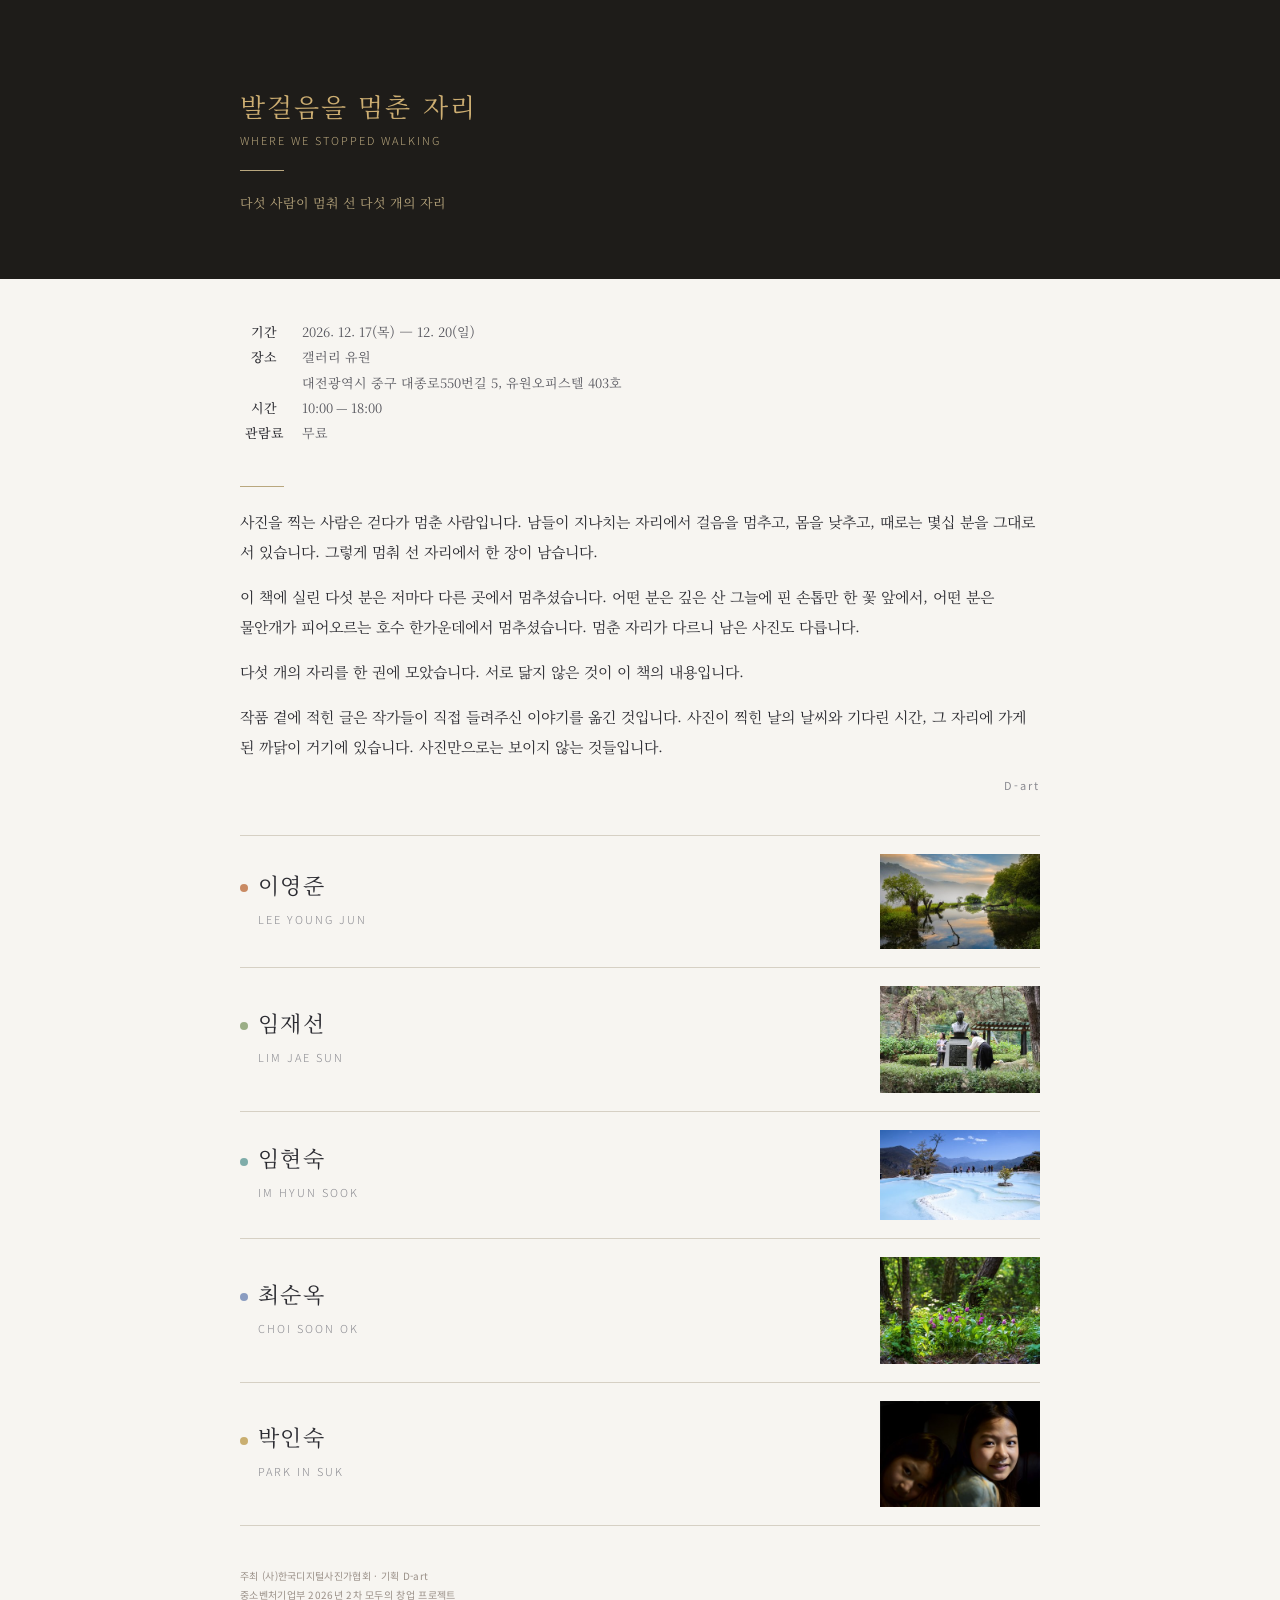
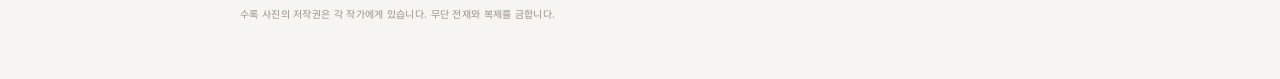
<file: docs/a/2612/index.html>
<!doctype html>
<html lang="ko">
<head>
<meta charset="utf-8">
<meta name="viewport" content="width=device-width, initial-scale=1">
<meta name="color-scheme" content="light dark">
<meta name="robots" content="noindex, nofollow">
<title>발걸음을 멈춘 자리 · WHERE WE STOPPED WALKING</title>
<link rel="preload" href="../../static/fonts/serif-400.woff2" as="font" type="font/woff2" crossorigin>
<link rel="stylesheet" href="../../static/style.css">
</head>
<body>

<header class="site-head">
  <div class="wrap">
    <h1>발걸음을 멈춘 자리</h1>
    <div class="en">WHERE WE STOPPED WALKING</div>
    <div class="hair"></div>
    <div class="tagline">다섯 사람이 멈춰 선 다섯 개의 자리</div>
  </div>
</header>

<main class="wrap">
  <section class="sec">
    <div class="bio-row"><div class="label">기간</div><div class="text">2026. 12. 17(목) — 12. 20(일)</div></div>
    <div class="bio-row"><div class="label">장소</div><div class="text">갤러리 유원<br>대전광역시 중구 대종로550번길 5, 유원오피스텔 403호</div></div>
    <div class="bio-row"><div class="label">시간</div><div class="text">10:00 — 18:00</div></div>
    <div class="bio-row"><div class="label">관람료</div><div class="text">무료</div></div>
  </section>

  
  <section class="sec">
    <div class="hair"></div>
    <p>사진을 찍는 사람은 걷다가 멈춘 사람입니다. 남들이 지나치는 자리에서 걸음을 멈추고, 몸을 낮추고, 때로는 몇십 분을 그대로 서 있습니다. 그렇게 멈춰 선 자리에서 한 장이 남습니다.</p><p>이 책에 실린 다섯 분은 저마다 다른 곳에서 멈추셨습니다. 어떤 분은 깊은 산 그늘에 핀 손톱만 한 꽃 앞에서, 어떤 분은 물안개가 피어오르는 호수 한가운데에서 멈추셨습니다. 멈춘 자리가 다르니 남은 사진도 다릅니다.</p><p>다섯 개의 자리를 한 권에 모았습니다. 서로 닮지 않은 것이 이 책의 내용입니다.</p><p>작품 곁에 적힌 글은 작가들이 직접 들려주신 이야기를 옮긴 것입니다. 사진이 찍힌 날의 날씨와 기다린 시간, 그 자리에 가게 된 까닭이 거기에 있습니다. 사진만으로는 보이지 않는 것들입니다.</p>
    <p class="sign">D-art</p>
  </section>
  

  <section class="sec">
    <ul class="artist-list">
      
      <li style="--dot: #C98A63">
        <a href="lyj/">
          <span>
            <span class="name"><span class="dot"></span>이영준</span><br>
            <span class="en">LEE YOUNG JUN</span>
          </span>
          <span class="thumb"><img src="thumb/lyj/01.jpg" alt="로하스의 기다림" loading="lazy"></span>
        </a>
      </li>
      
      <li style="--dot: #9BAE86">
        <a href="ljs/">
          <span>
            <span class="name"><span class="dot"></span>임재선</span><br>
            <span class="en">LIM JAE SUN</span>
          </span>
          <span class="thumb"><img src="thumb/ljs/01.jpg" alt="아버지의 숲" loading="lazy"></span>
        </a>
      </li>
      
      <li style="--dot: #7FACA9">
        <a href="ihs/">
          <span>
            <span class="name"><span class="dot"></span>임현숙</span><br>
            <span class="en">IM HYUN SOOK</span>
          </span>
          <span class="thumb"><img src="thumb/ihs/01.jpg" alt="하늘빛이 고인 자리" loading="lazy"></span>
        </a>
      </li>
      
      <li style="--dot: #8A9CC0">
        <a href="cso/">
          <span>
            <span class="name"><span class="dot"></span>최순옥</span><br>
            <span class="en">CHOI SOON OK</span>
          </span>
          <span class="thumb"><img src="thumb/cso/01.jpg" alt="복주머니란" loading="lazy"></span>
        </a>
      </li>
      
      <li style="--dot: #C9AE70">
        <a href="pis/">
          <span>
            <span class="name"><span class="dot"></span>박인숙</span><br>
            <span class="en">PARK IN SUK</span>
          </span>
          <span class="thumb"><img src="thumb/pis/01.jpg" alt="축복의 선물" loading="lazy"></span>
        </a>
      </li>
      
    </ul>
  </section>

  <footer class="foot">
    <div>주최 (사)한국디지털사진가협회 · 기획 D-art</div>
    <div>중소벤처기업부 2026년 2차 모두의 창업 프로젝트</div>
    <div>수록 사진의 저작권은 각 작가에게 있습니다. 무단 전재와 복제를 금합니다.</div>
  </footer>
</main>

</body>
</html>
</file>
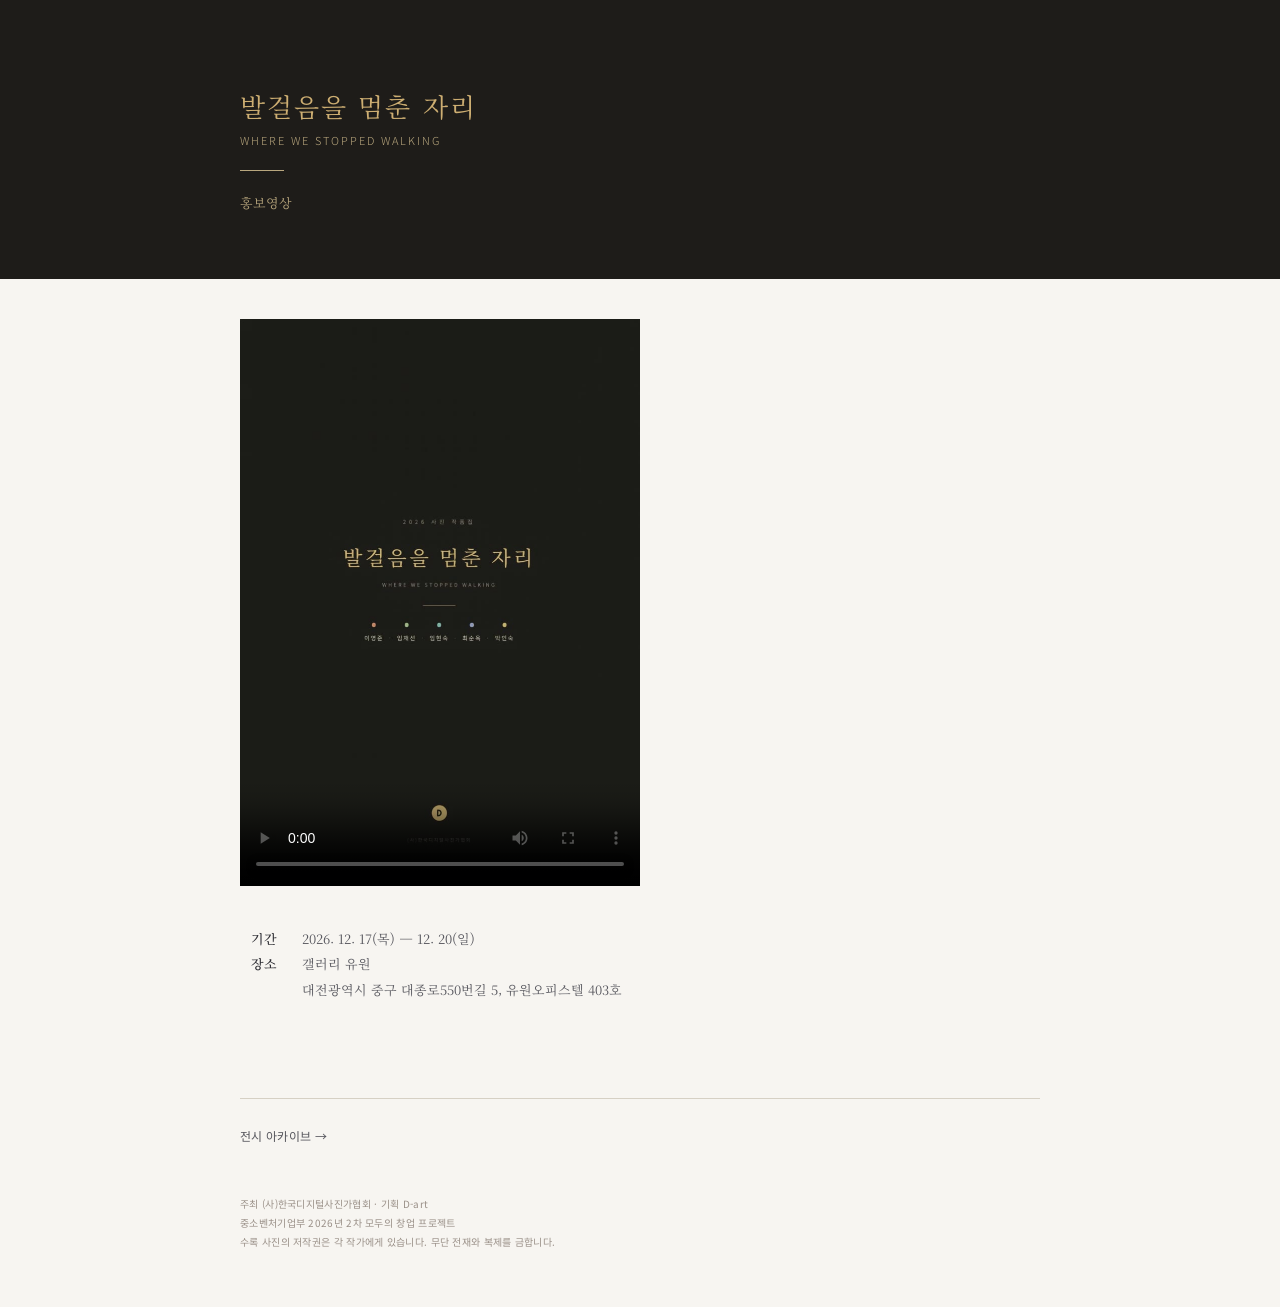
<file: docs/v/2612/index.html>
<!doctype html>
<html lang="ko">
<head>
<meta charset="utf-8">
<meta name="viewport" content="width=device-width, initial-scale=1">
<meta name="color-scheme" content="light dark">
<meta name="robots" content="noindex, nofollow">
<title>홍보영상 · 발걸음을 멈춘 자리</title>
<link rel="preload" href="../../static/fonts/serif-400.woff2" as="font" type="font/woff2" crossorigin>
<link rel="stylesheet" href="../../static/style.css">
</head>
<body>

<header class="site-head">
  <div class="wrap">
    <h1>발걸음을 멈춘 자리</h1>
    <div class="en">WHERE WE STOPPED WALKING</div>
    <div class="hair"></div>
    <div class="tagline">홍보영상</div>
  </div>
</header>

<main class="wrap">
  <section class="sec promo">
    <video controls playsinline preload="metadata" poster="poster.jpg" width="796" height="1128">
      <source src="promo.mp4" type="video/mp4">
      <a href="promo.mp4">홍보영상 보기</a>
    </video>
  </section>

  <section class="sec">
    <div class="bio-row"><div class="label">기간</div><div class="text">2026. 12. 17(목) — 12. 20(일)</div></div>
    <div class="bio-row"><div class="label">장소</div><div class="text">갤러리 유원<br>대전광역시 중구 대종로550번길 5, 유원오피스텔 403호</div></div>
  </section>

  <nav class="nav">
    <a href="../../a/2612/">전시 아카이브 →</a>
  </nav>

  <footer class="foot">
    <div>주최 (사)한국디지털사진가협회 · 기획 D-art</div>
    <div>중소벤처기업부 2026년 2차 모두의 창업 프로젝트</div>
    <div>수록 사진의 저작권은 각 작가에게 있습니다. 무단 전재와 복제를 금합니다.</div>
  </footer>
</main>

</body>
</html>
</file>
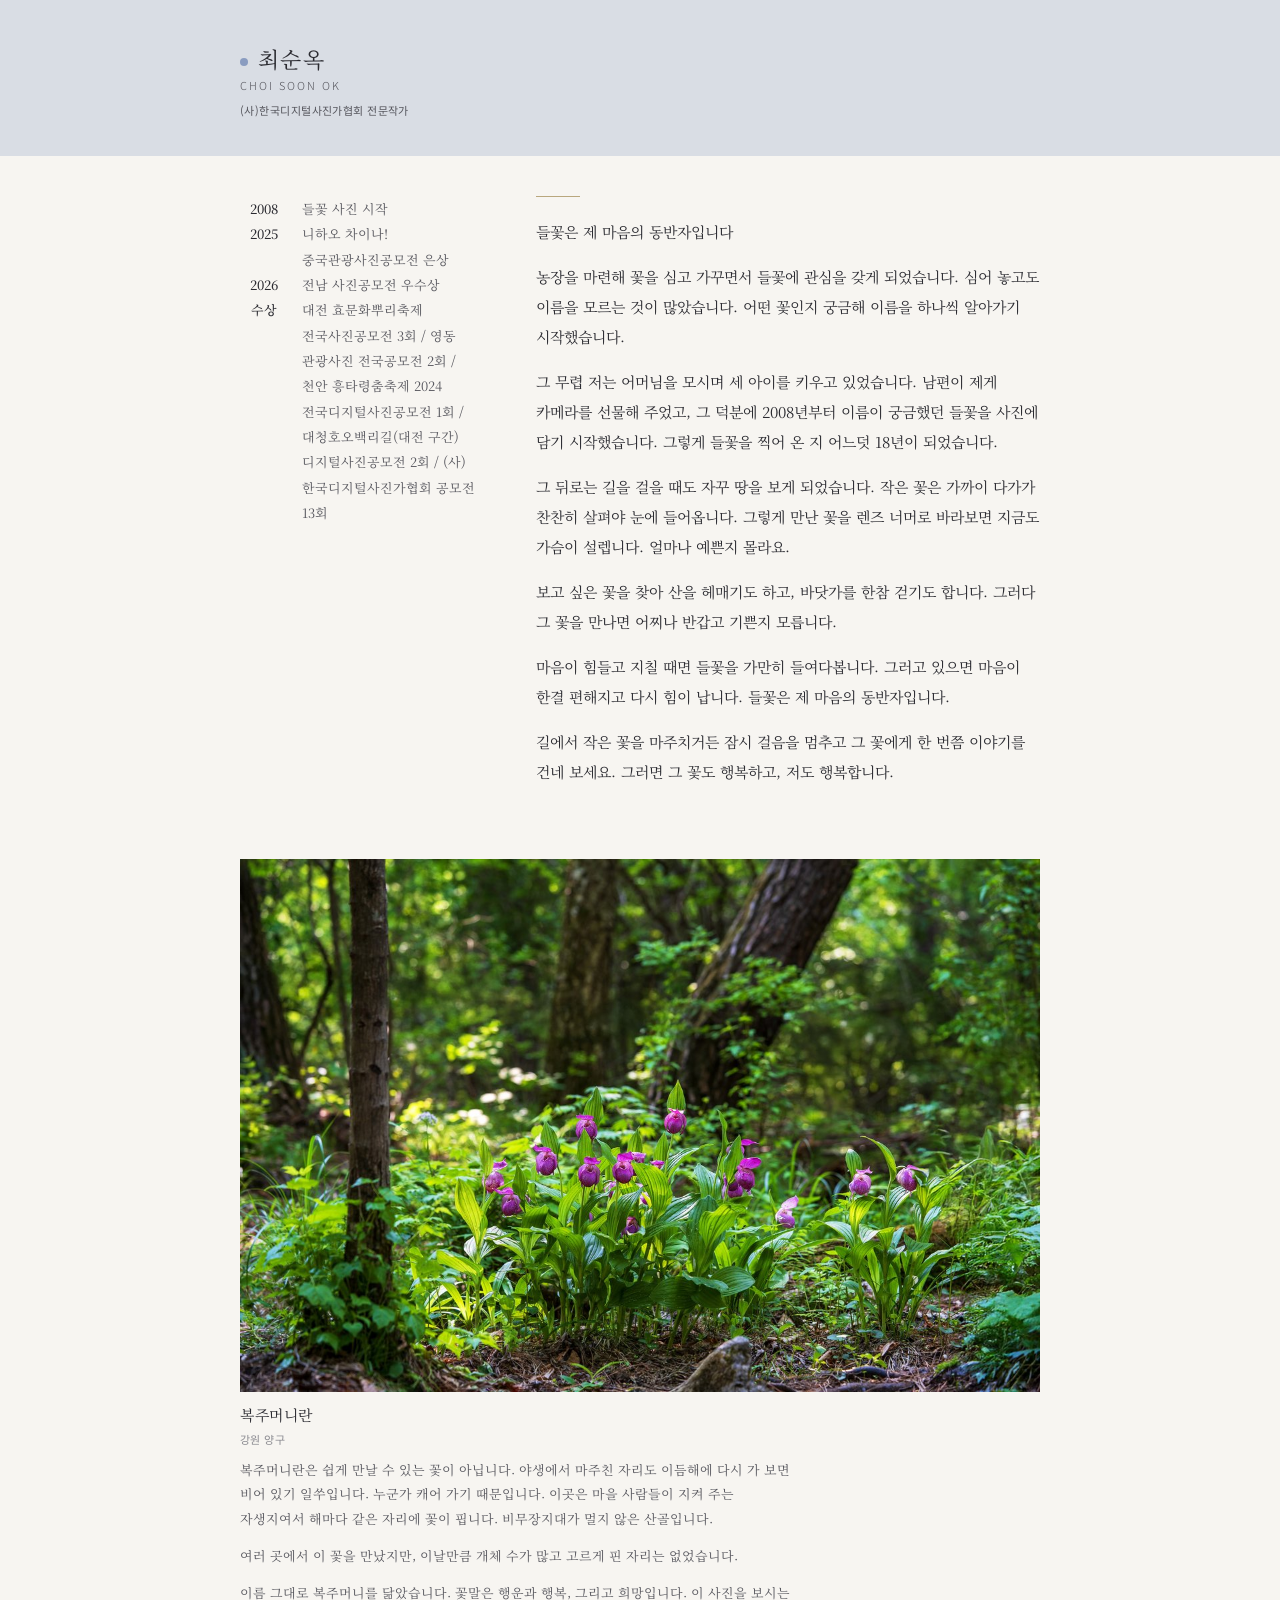
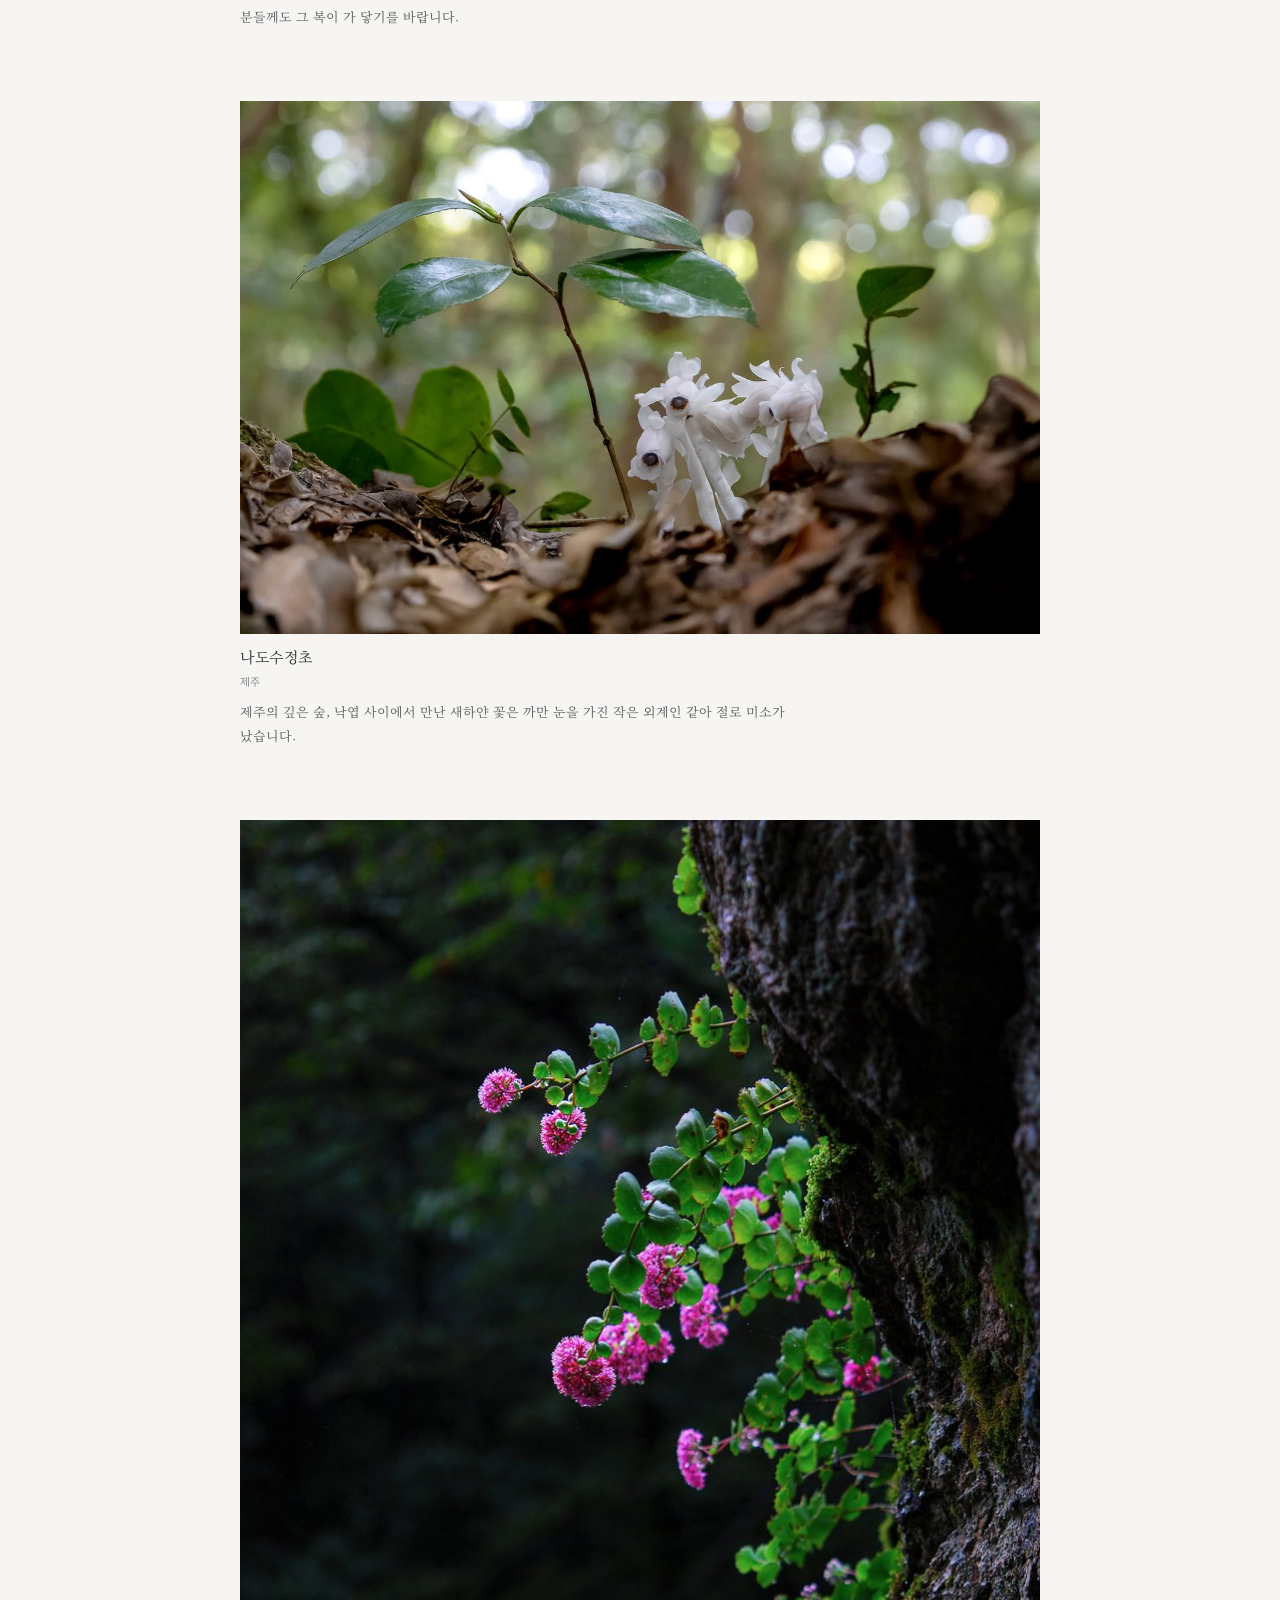
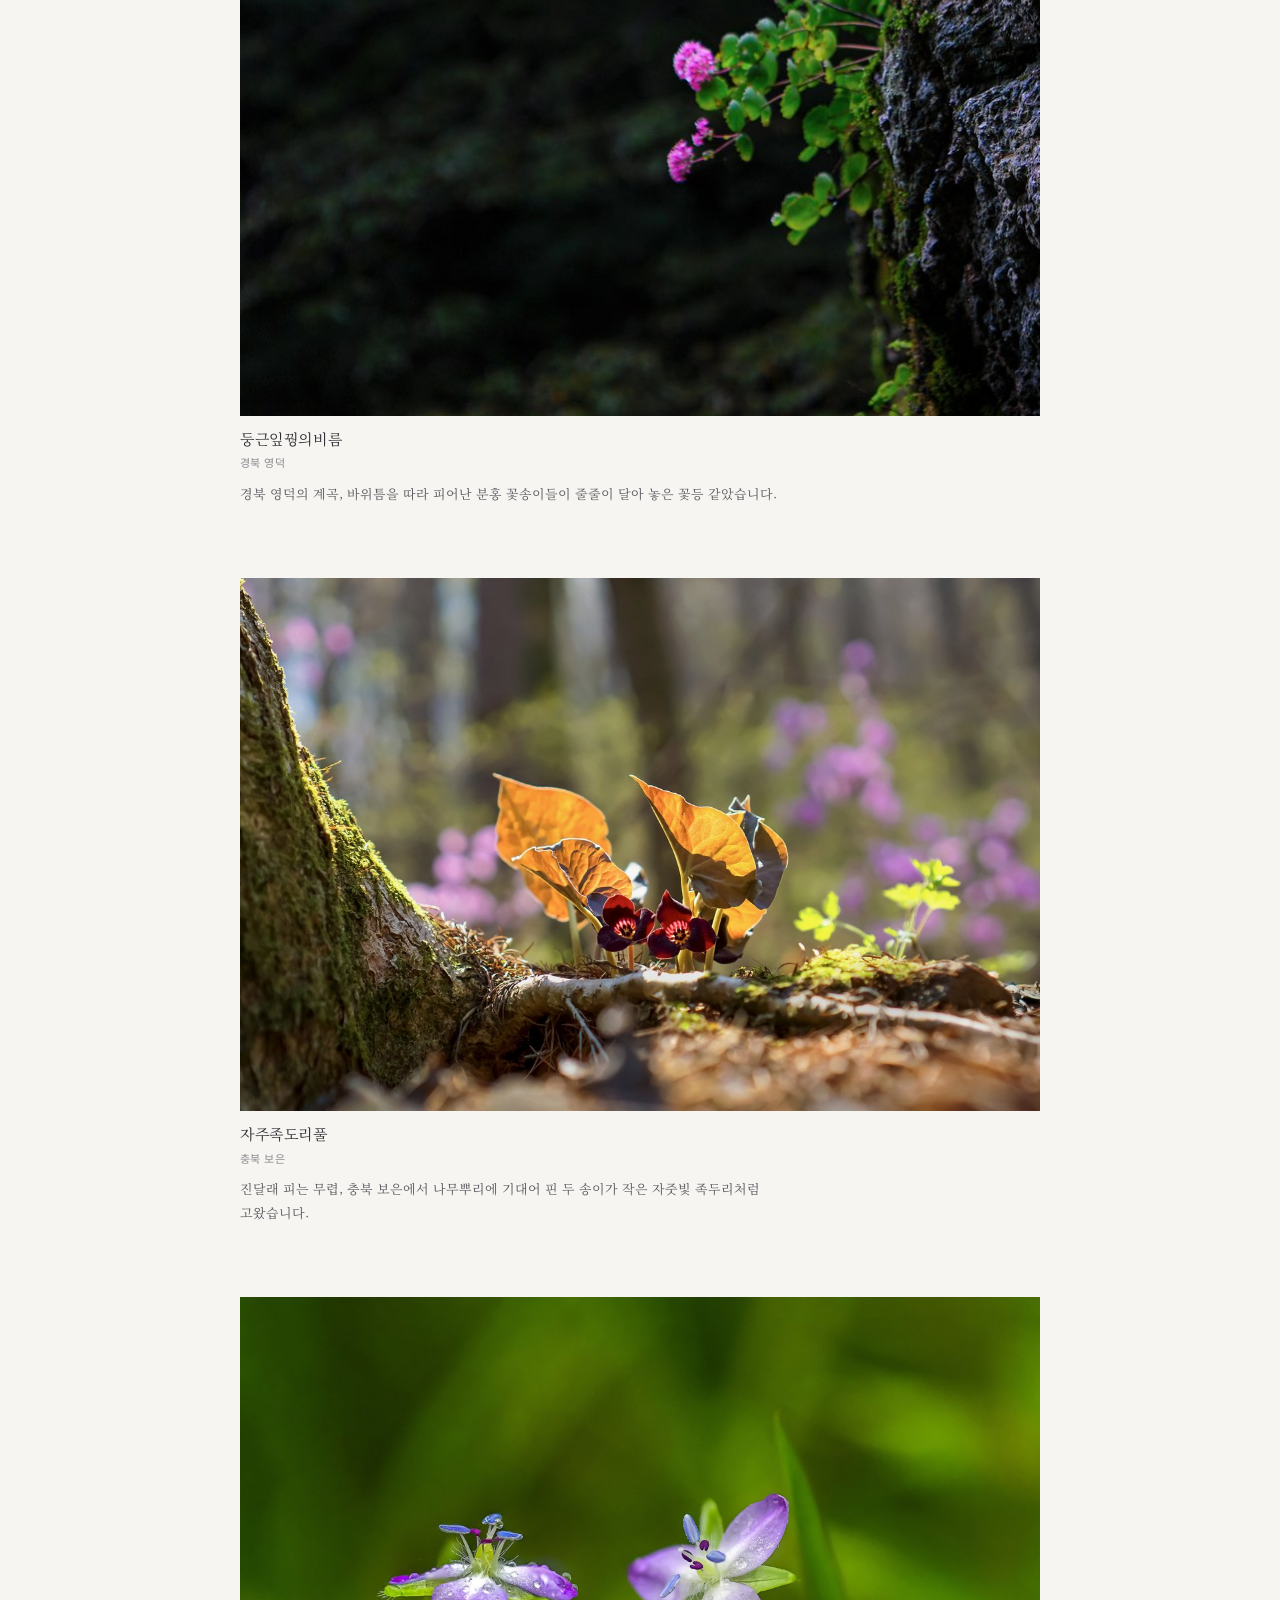
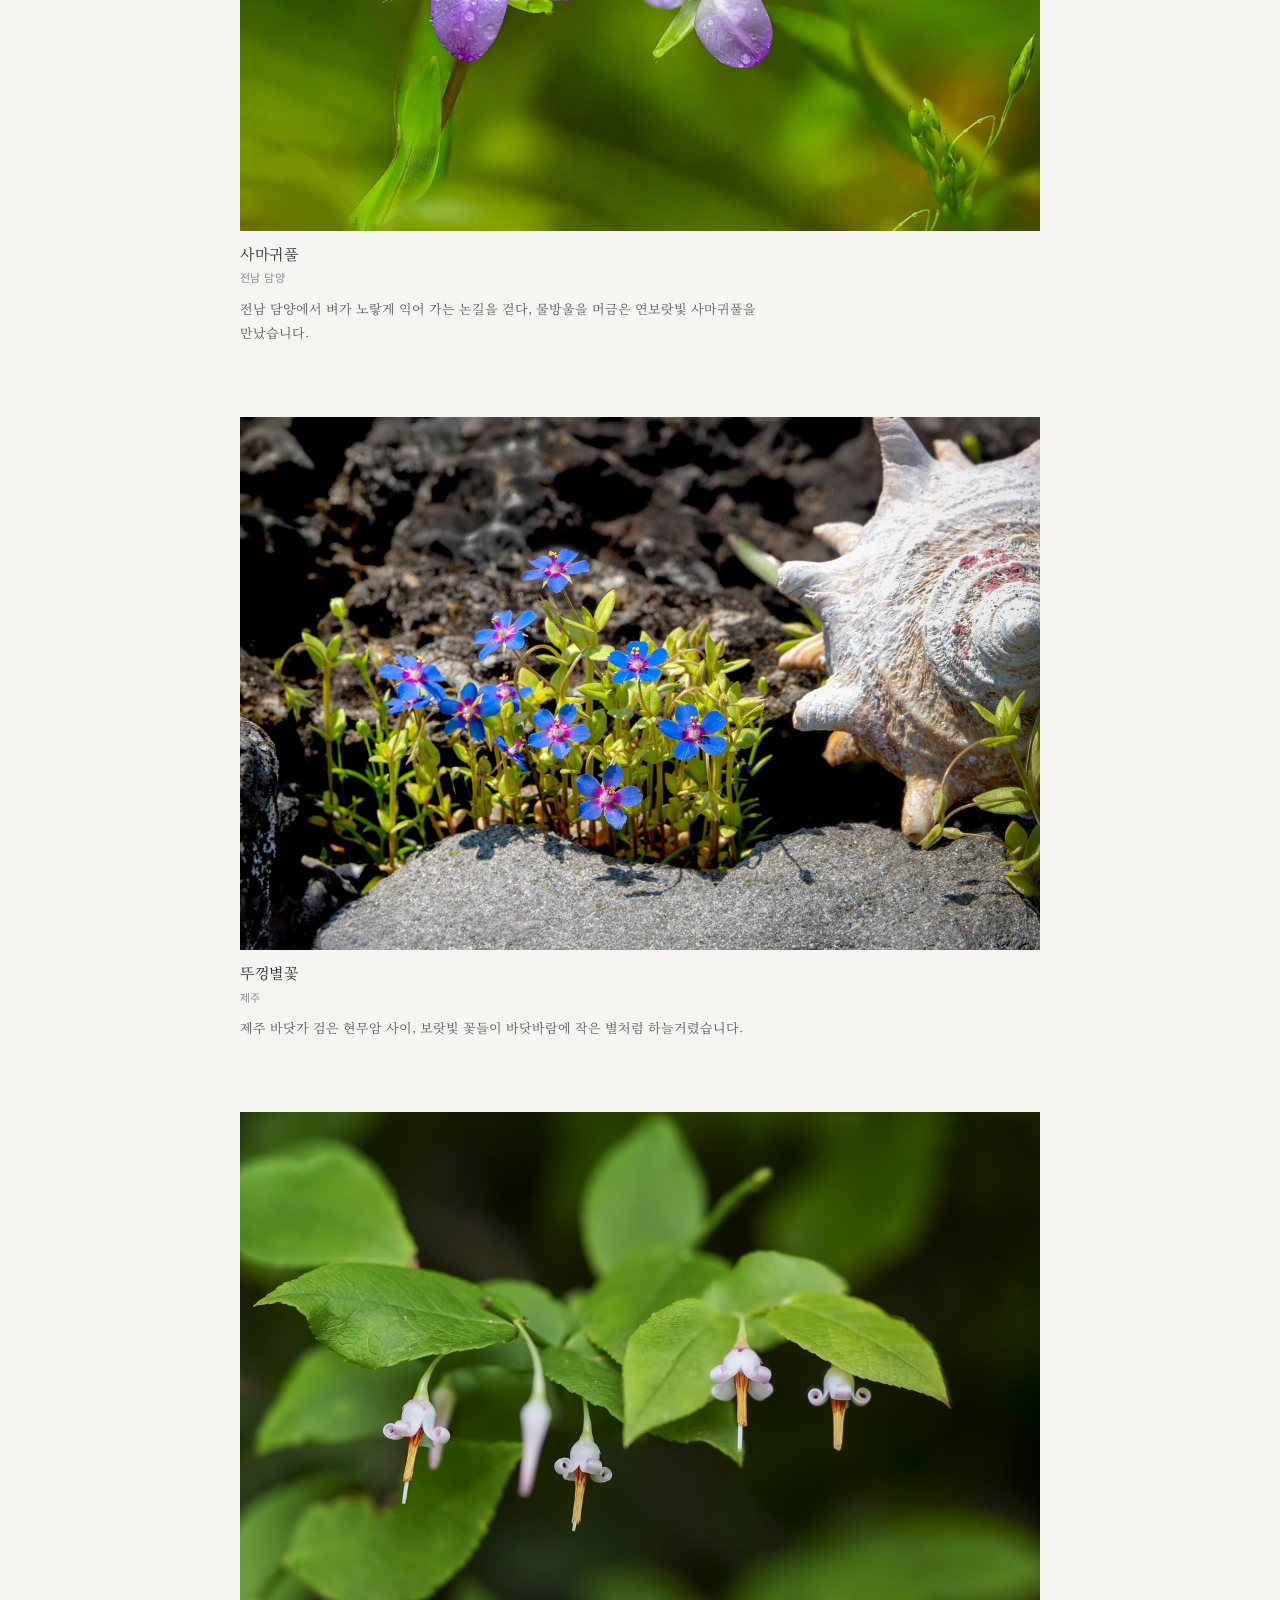
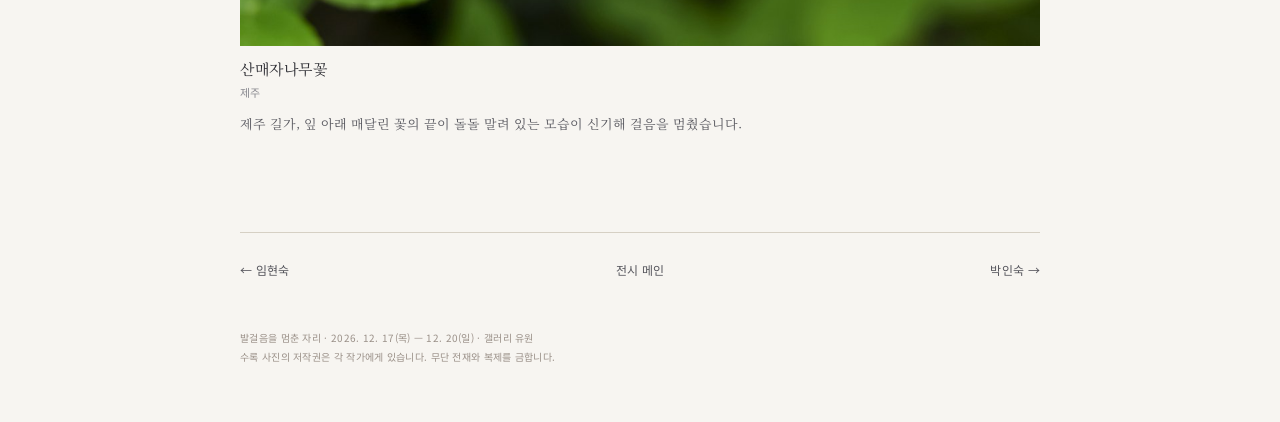
<file: docs/a/2612/cso/index.html>
<!doctype html>
<html lang="ko">
<head>
<meta charset="utf-8">
<meta name="viewport" content="width=device-width, initial-scale=1">
<meta name="color-scheme" content="light dark">
<meta name="robots" content="noindex, nofollow">
<title>최순옥 CHOI SOON OK · 발걸음을 멈춘 자리</title>
<link rel="preload" href="../../../static/fonts/serif-400.woff2" as="font" type="font/woff2" crossorigin>
<link rel="stylesheet" href="../../../static/style.css">
</head>
<body>

<header class="artist-head" style="--band: #D9DDE4; --dot: #8A9CC0">
  <div class="wrap">
    <h1><span class="dot"></span>최순옥</h1>
    <div class="en">CHOI SOON OK</div>
    <div class="aff">(사)한국디지털사진가협회 전문작가</div>
  </div>
</header>

<main class="wrap">
  <div class="intro">
    
    <section class="sec bio">
      
      <div class="bio-row"><div class="label">2008</div><div class="text">들꽃 사진 시작</div></div>
      
      <div class="bio-row"><div class="label">2025</div><div class="text">니하오 차이나! 중국관광사진공모전 은상</div></div>
      
      <div class="bio-row"><div class="label">2026</div><div class="text">전남 사진공모전 우수상</div></div>
      
      <div class="bio-row"><div class="label">수상</div><div class="text">대전 효문화뿌리축제 전국사진공모전 3회 / 영동 관광사진 전국공모전 2회 / 천안 흥타령춤축제 2024 전국디지털사진공모전 1회 / 대청호오백리길(대전 구간) 디지털사진공모전 2회 / (사)한국디지털사진가협회 공모전 13회</div></div>
      
    </section>
    

    <div class="words">
      

      
      <section class="sec">
        <div class="hair"></div>
        <p>들꽃은 제 마음의 동반자입니다</p><p>농장을 마련해 꽃을 심고 가꾸면서 들꽃에 관심을 갖게 되었습니다. 심어 놓고도 이름을 모르는 것이 많았습니다. 어떤 꽃인지 궁금해 이름을 하나씩 알아가기 시작했습니다.</p><p>그 무렵 저는 어머님을 모시며 세 아이를 키우고 있었습니다. 남편이 제게 카메라를 선물해 주었고, 그 덕분에 2008년부터 이름이 궁금했던 들꽃을 사진에 담기 시작했습니다. 그렇게 들꽃을 찍어 온 지 어느덧 18년이 되었습니다.</p><p>그 뒤로는 길을 걸을 때도 자꾸 땅을 보게 되었습니다. 작은 꽃은 가까이 다가가 찬찬히 살펴야 눈에 들어옵니다. 그렇게 만난 꽃을 렌즈 너머로 바라보면 지금도 가슴이 설렙니다. 얼마나 예쁜지 몰라요.</p><p>보고 싶은 꽃을 찾아 산을 헤매기도 하고, 바닷가를 한참 걷기도 합니다. 그러다 그 꽃을 만나면 어찌나 반갑고 기쁜지 모릅니다.</p><p>마음이 힘들고 지칠 때면 들꽃을 가만히 들여다봅니다. 그러고 있으면 마음이 한결 편해지고 다시 힘이 납니다. 들꽃은 제 마음의 동반자입니다.</p><p>길에서 작은 꽃을 마주치거든 잠시 걸음을 멈추고 그 꽃에게 한 번쯤 이야기를 건네 보세요. 그러면 그 꽃도 행복하고, 저도 행복합니다.</p>
      </section>
      
    </div>
  </div>

  <section class="sec">
    
    <article class="work" id="1">
      <img src="../img/cso/01.jpg" alt="복주머니란" loading="lazy" style="aspect-ratio: auto 3 / 2">
      <h2>복주머니란</h2>
      <div class="place">강원 양구</div>
      
      <div class="caption"><p>복주머니란은 쉽게 만날 수 있는 꽃이 아닙니다. 야생에서 마주친 자리도 이듬해에 다시 가 보면 비어 있기 일쑤입니다. 누군가 캐어 가기 때문입니다. 이곳은 마을 사람들이 지켜 주는 자생지여서 해마다 같은 자리에 꽃이 핍니다. 비무장지대가 멀지 않은 산골입니다.</p><p>여러 곳에서 이 꽃을 만났지만, 이날만큼 개체 수가 많고 고르게 핀 자리는 없었습니다.</p><p>이름 그대로 복주머니를 닮았습니다. 꽃말은 행운과 행복, 그리고 희망입니다. 이 사진을 보시는 분들께도 그 복이 가 닿기를 바랍니다.</p></div>
    </article>
    
    <article class="work" id="2">
      <img src="../img/cso/02.jpg" alt="나도수정초" loading="lazy" style="aspect-ratio: auto 3 / 2">
      <h2>나도수정초</h2>
      <div class="place">제주</div>
      
      <div class="caption"><p>제주의 깊은 숲, 낙엽 사이에서 만난 새하얀 꽃은 까만 눈을 가진 작은 외계인 같아 절로 미소가 났습니다.</p></div>
    </article>
    
    <article class="work" id="3">
      <img src="../img/cso/03.jpg" alt="둥근잎꿩의비름" loading="lazy" style="aspect-ratio: auto 2 / 3">
      <h2>둥근잎꿩의비름</h2>
      <div class="place">경북 영덕</div>
      
      <div class="caption"><p>경북 영덕의 계곡, 바위틈을 따라 피어난 분홍 꽃송이들이 줄줄이 달아 놓은 꽃등 같았습니다.</p></div>
    </article>
    
    <article class="work" id="4">
      <img src="../img/cso/04.jpg" alt="자주족도리풀" loading="lazy" style="aspect-ratio: auto 3 / 2">
      <h2>자주족도리풀</h2>
      <div class="place">충북 보은</div>
      
      <div class="caption"><p>진달래 피는 무렵, 충북 보은에서 나무뿌리에 기대어 핀 두 송이가 작은 자줏빛 족두리처럼 고왔습니다.</p></div>
    </article>
    
    <article class="work" id="5">
      <img src="../img/cso/05.jpg" alt="사마귀풀" loading="lazy" style="aspect-ratio: auto 3 / 2">
      <h2>사마귀풀</h2>
      <div class="place">전남 담양</div>
      
      <div class="caption"><p>전남 담양에서 벼가 노랗게 익어 가는 논길을 걷다, 물방울을 머금은 연보랏빛 사마귀풀을 만났습니다.</p></div>
    </article>
    
    <article class="work" id="6">
      <img src="../img/cso/06.jpg" alt="뚜껑별꽃" loading="lazy" style="aspect-ratio: auto 3 / 2">
      <h2>뚜껑별꽃</h2>
      <div class="place">제주</div>
      
      <div class="caption"><p>제주 바닷가 검은 현무암 사이, 보랏빛 꽃들이 바닷바람에 작은 별처럼 하늘거렸습니다.</p></div>
    </article>
    
    <article class="work" id="7">
      <img src="../img/cso/07.jpg" alt="산매자나무꽃" loading="lazy" style="aspect-ratio: auto 3 / 2">
      <h2>산매자나무꽃</h2>
      <div class="place">제주</div>
      
      <div class="caption"><p>제주 길가, 잎 아래 매달린 꽃의 끝이 돌돌 말려 있는 모습이 신기해 걸음을 멈췄습니다.</p></div>
    </article>
    
  </section>

  <nav class="nav">
    <a href="../ihs/">← 임현숙</a>
    <a href="../">전시 메인</a>
    <a href="../pis/">박인숙 →</a>
  </nav>

  <footer class="foot">
    <div>발걸음을 멈춘 자리 · 2026. 12. 17(목) — 12. 20(일) · 갤러리 유원</div>
    <div>수록 사진의 저작권은 각 작가에게 있습니다. 무단 전재와 복제를 금합니다.</div>
  </footer>
</main>

</body>
</html>
</file>
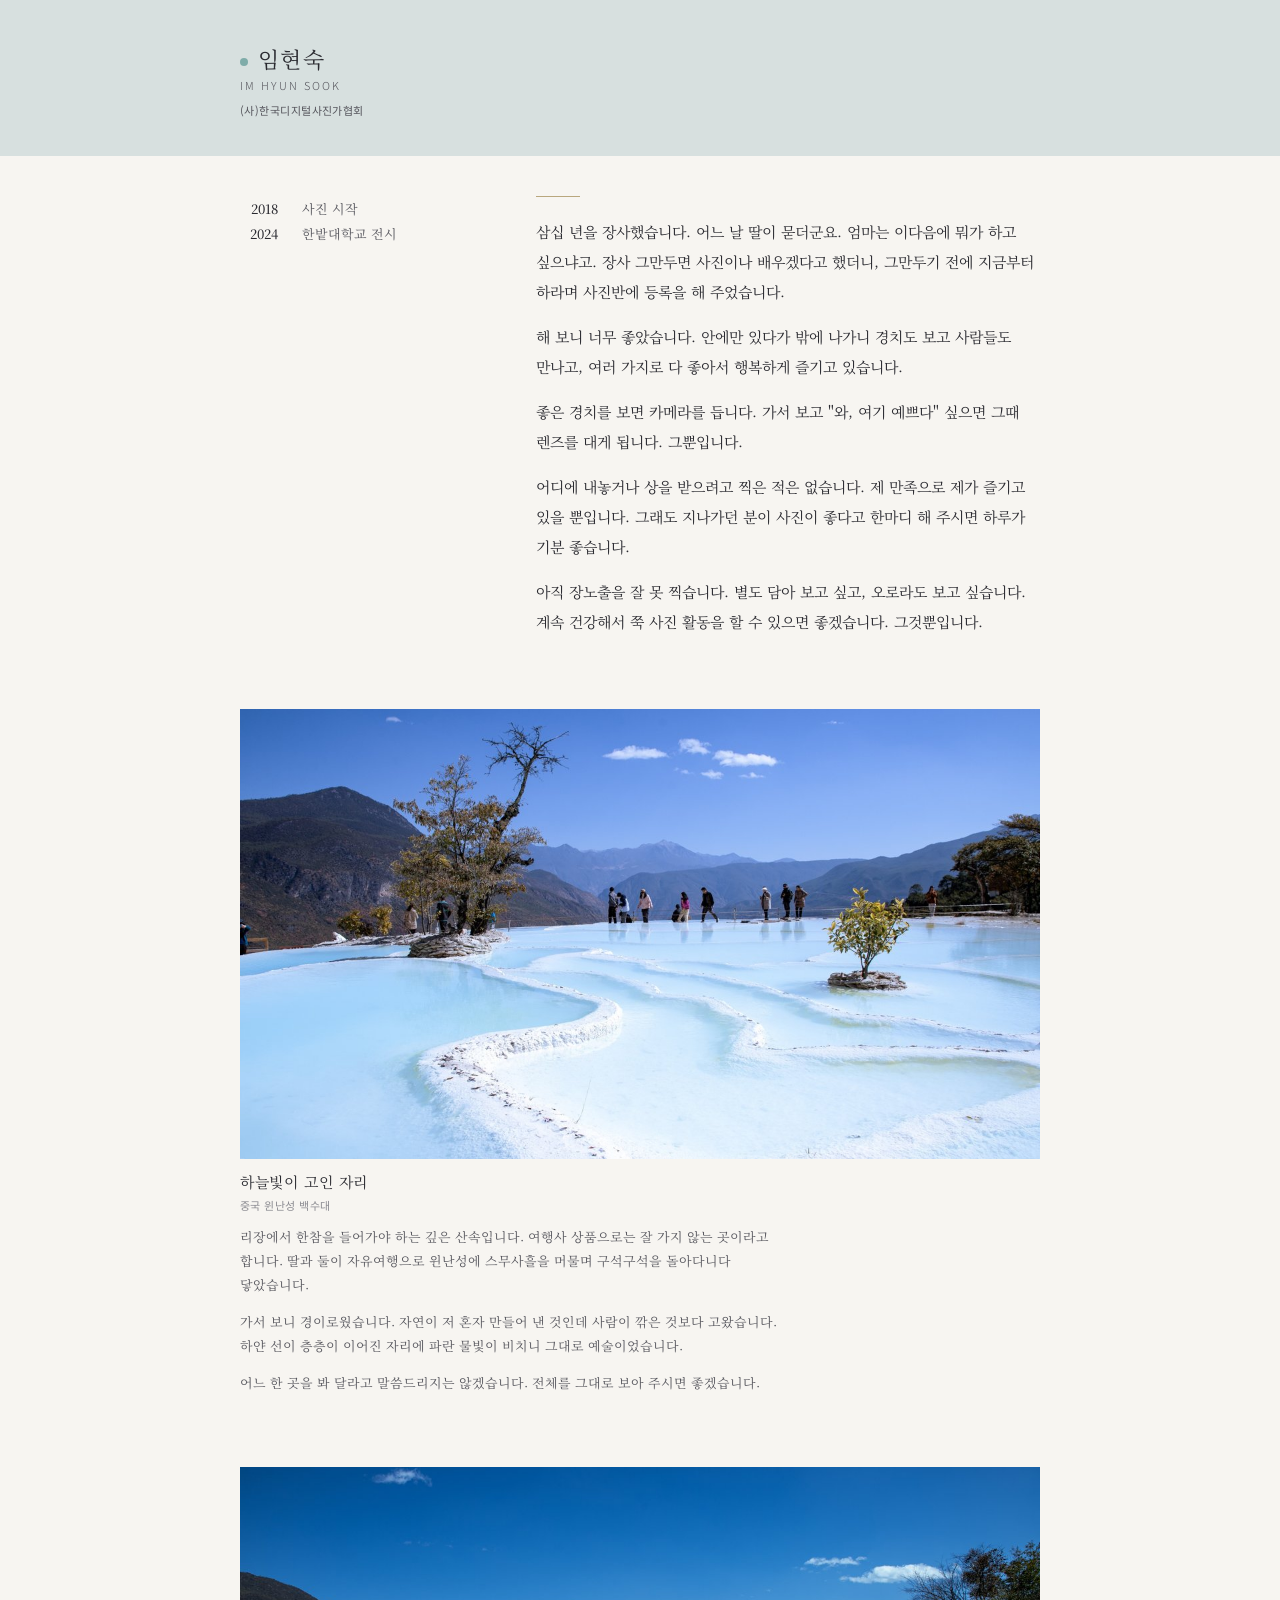
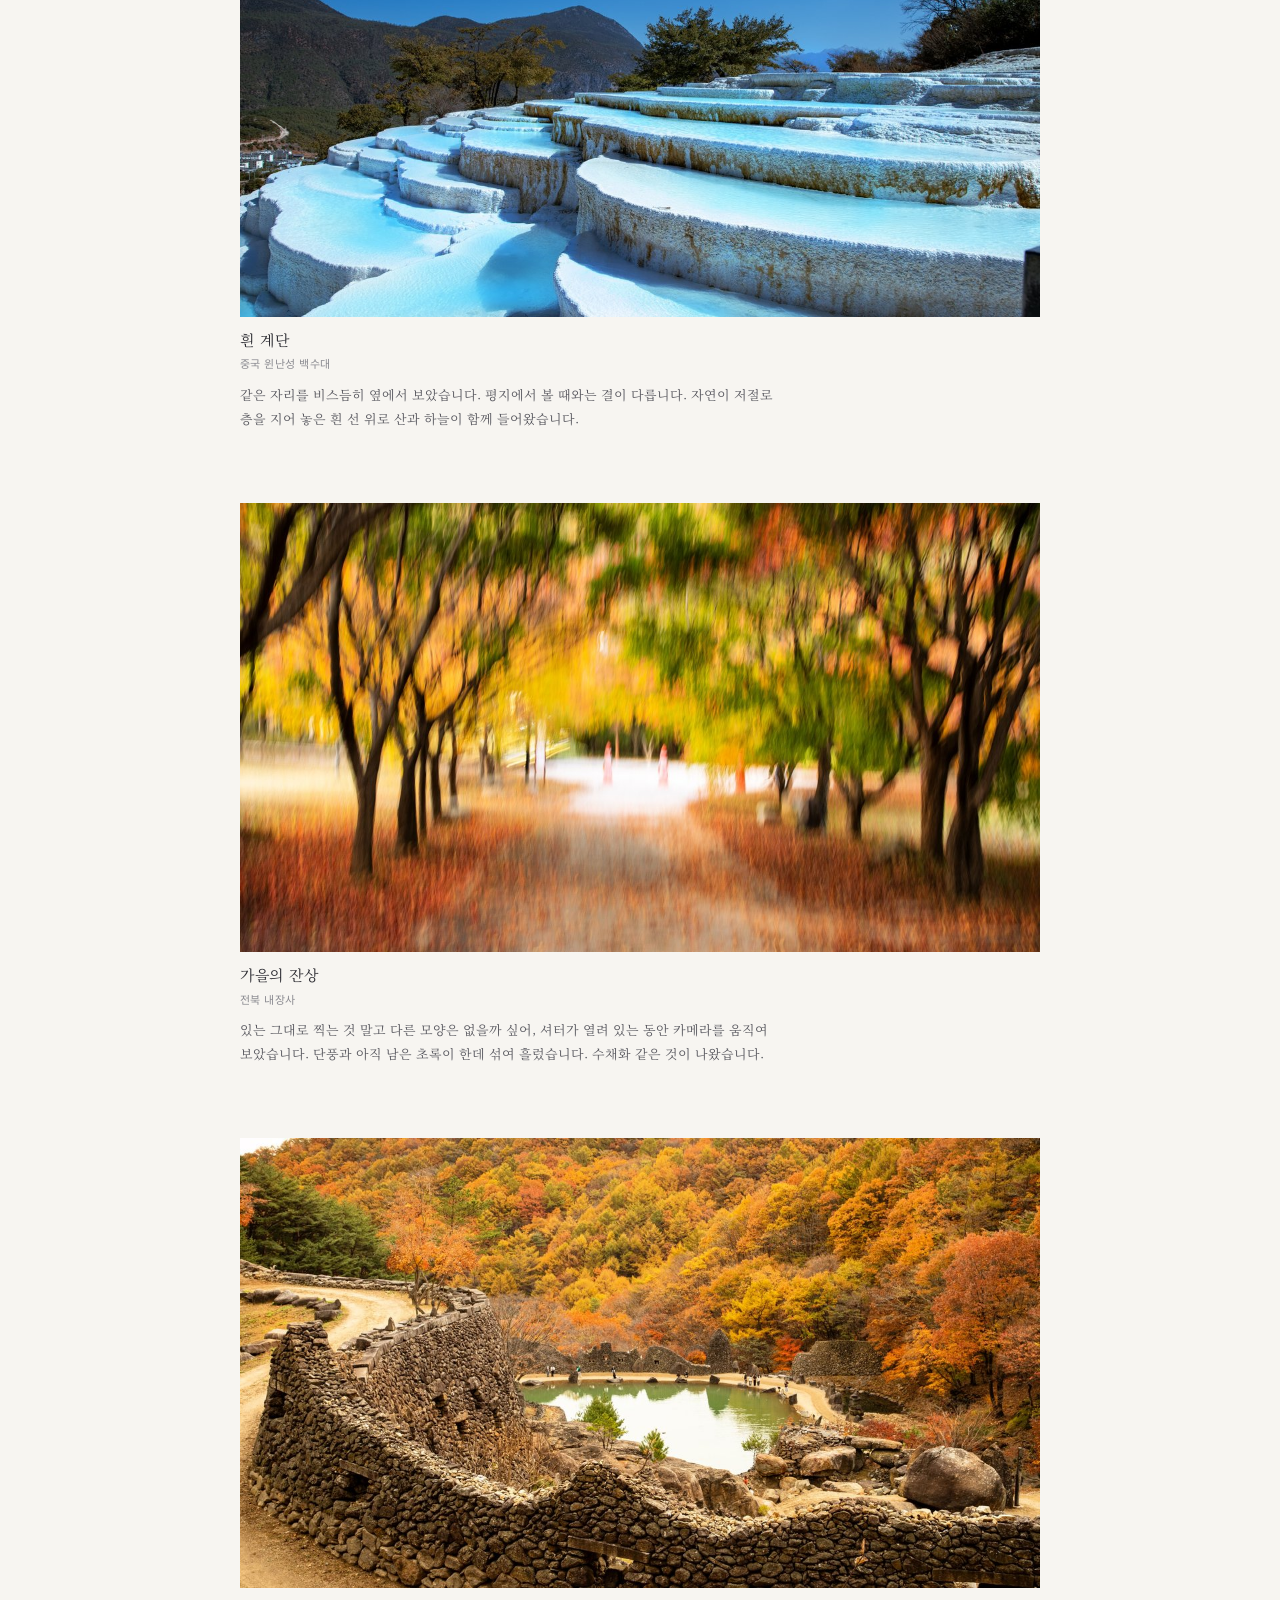
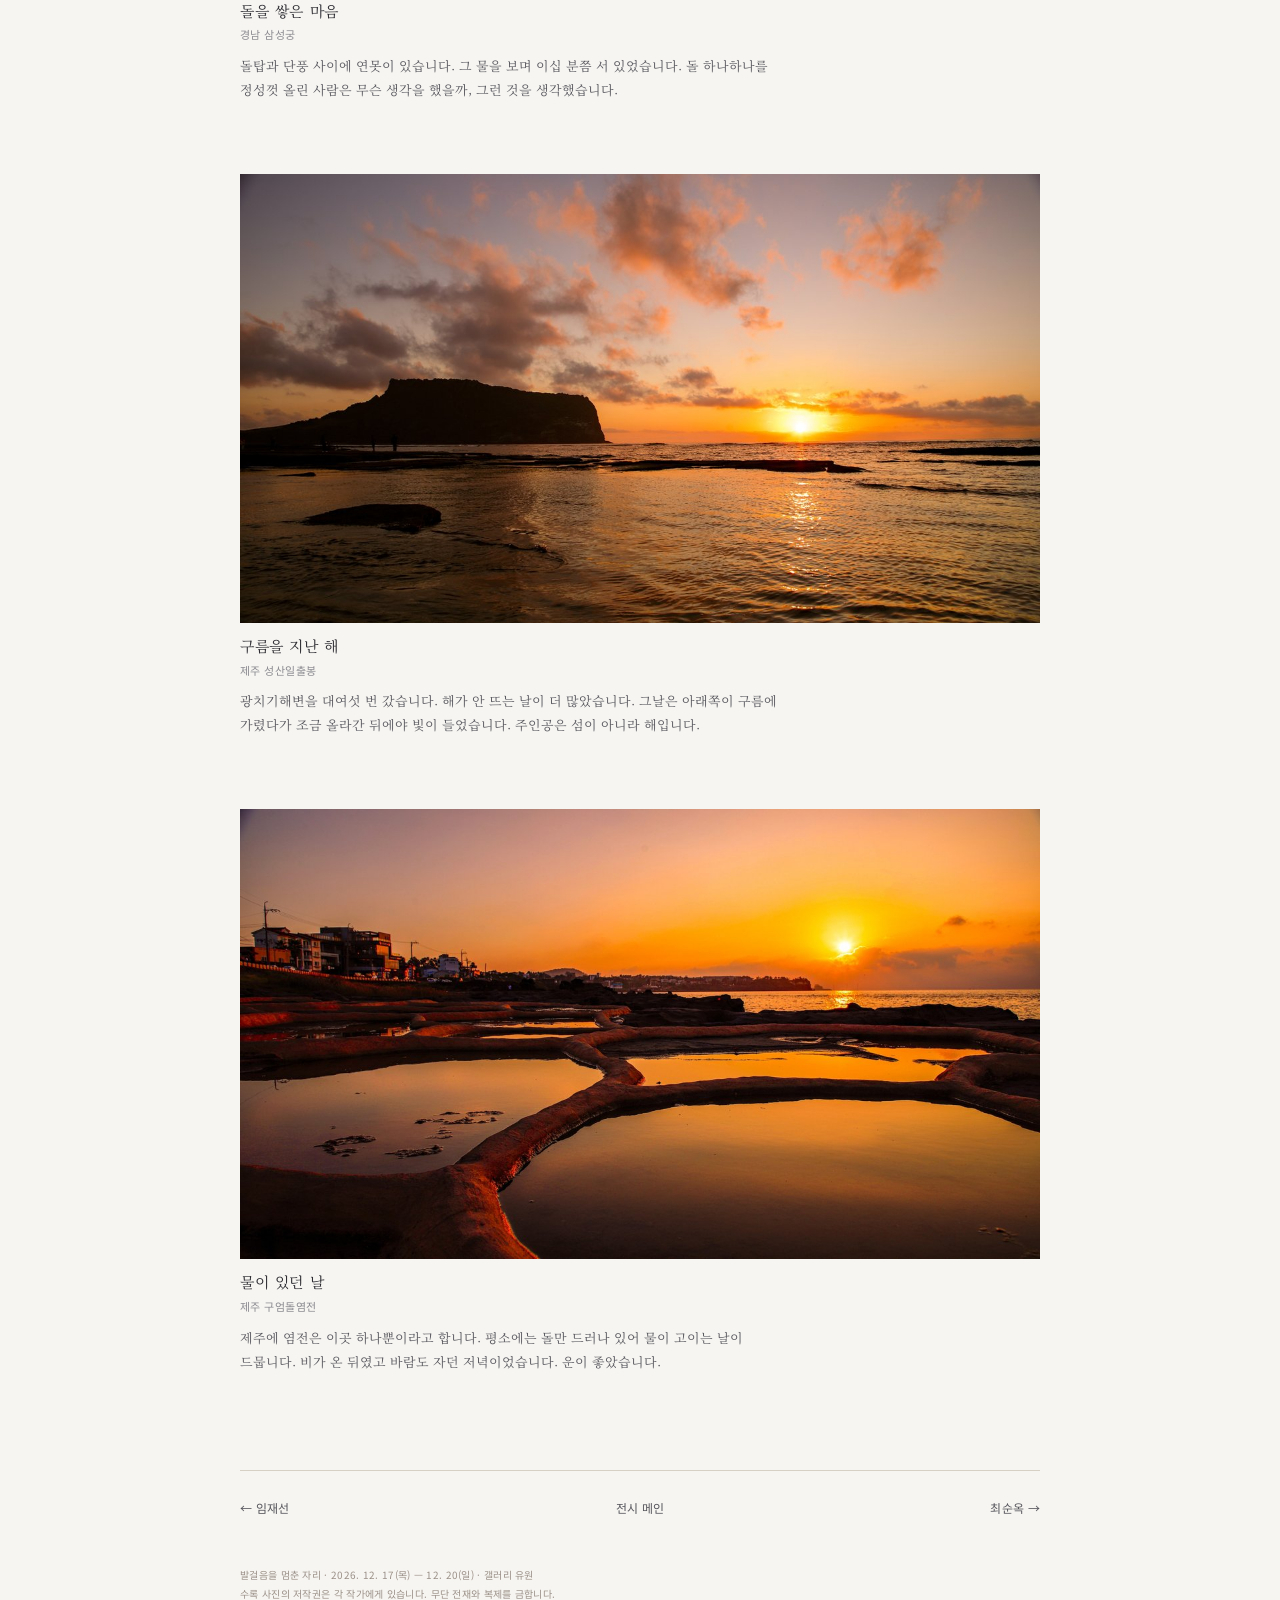
<file: docs/a/2612/ihs/index.html>
<!doctype html>
<html lang="ko">
<head>
<meta charset="utf-8">
<meta name="viewport" content="width=device-width, initial-scale=1">
<meta name="color-scheme" content="light dark">
<meta name="robots" content="noindex, nofollow">
<title>임현숙 IM HYUN SOOK · 발걸음을 멈춘 자리</title>
<link rel="preload" href="../../../static/fonts/serif-400.woff2" as="font" type="font/woff2" crossorigin>
<link rel="stylesheet" href="../../../static/style.css">
</head>
<body>

<header class="artist-head" style="--band: #D7E0DF; --dot: #7FACA9">
  <div class="wrap">
    <h1><span class="dot"></span>임현숙</h1>
    <div class="en">IM HYUN SOOK</div>
    <div class="aff">(사)한국디지털사진가협회</div>
  </div>
</header>

<main class="wrap">
  <div class="intro">
    
    <section class="sec bio">
      
      <div class="bio-row"><div class="label">2018</div><div class="text">사진 시작</div></div>
      
      <div class="bio-row"><div class="label">2024</div><div class="text">한밭대학교 전시</div></div>
      
    </section>
    

    <div class="words">
      

      
      <section class="sec">
        <div class="hair"></div>
        <p>삼십 년을 장사했습니다. 어느 날 딸이 묻더군요. 엄마는 이다음에 뭐가 하고 싶으냐고. 장사 그만두면 사진이나 배우겠다고 했더니, 그만두기 전에 지금부터 하라며 사진반에 등록을 해 주었습니다.</p><p>해 보니 너무 좋았습니다. 안에만 있다가 밖에 나가니 경치도 보고 사람들도 만나고, 여러 가지로 다 좋아서 행복하게 즐기고 있습니다.</p><p>좋은 경치를 보면 카메라를 듭니다. 가서 보고 &#34;와, 여기 예쁘다&#34; 싶으면 그때 렌즈를 대게 됩니다. 그뿐입니다.</p><p>어디에 내놓거나 상을 받으려고 찍은 적은 없습니다. 제 만족으로 제가 즐기고 있을 뿐입니다. 그래도 지나가던 분이 사진이 좋다고 한마디 해 주시면 하루가 기분 좋습니다.</p><p>아직 장노출을 잘 못 찍습니다. 별도 담아 보고 싶고, 오로라도 보고 싶습니다. 계속 건강해서 쭉 사진 활동을 할 수 있으면 좋겠습니다. 그것뿐입니다.</p>
      </section>
      
    </div>
  </div>

  <section class="sec">
    
    <article class="work" id="1">
      <img src="../img/ihs/01.jpg" alt="하늘빛이 고인 자리" loading="lazy" style="aspect-ratio: auto 16 / 9">
      <h2>하늘빛이 고인 자리</h2>
      <div class="place">중국 윈난성 백수대</div>
      
      <div class="caption"><p>리장에서 한참을 들어가야 하는 깊은 산속입니다. 여행사 상품으로는 잘 가지 않는 곳이라고 합니다. 딸과 둘이 자유여행으로 윈난성에 스무사흘을 머물며 구석구석을 돌아다니다 닿았습니다.</p><p>가서 보니 경이로웠습니다. 자연이 저 혼자 만들어 낸 것인데 사람이 깎은 것보다 고왔습니다. 하얀 선이 층층이 이어진 자리에 파란 물빛이 비치니 그대로 예술이었습니다.</p><p>어느 한 곳을 봐 달라고 말씀드리지는 않겠습니다. 전체를 그대로 보아 주시면 좋겠습니다.</p></div>
    </article>
    
    <article class="work" id="2">
      <img src="../img/ihs/02.jpg" alt="흰 계단" loading="lazy" style="aspect-ratio: auto 16 / 9">
      <h2>흰 계단</h2>
      <div class="place">중국 윈난성 백수대</div>
      
      <div class="caption"><p>같은 자리를 비스듬히 옆에서 보았습니다. 평지에서 볼 때와는 결이 다릅니다. 자연이 저절로 층을 지어 놓은 흰 선 위로 산과 하늘이 함께 들어왔습니다.</p></div>
    </article>
    
    <article class="work" id="3">
      <img src="../img/ihs/03.jpg" alt="가을의 잔상" loading="lazy" style="aspect-ratio: auto 16 / 9">
      <h2>가을의 잔상</h2>
      <div class="place">전북 내장사</div>
      
      <div class="caption"><p>있는 그대로 찍는 것 말고 다른 모양은 없을까 싶어, 셔터가 열려 있는 동안 카메라를 움직여 보았습니다. 단풍과 아직 남은 초록이 한데 섞여 흘렀습니다. 수채화 같은 것이 나왔습니다.</p></div>
    </article>
    
    <article class="work" id="4">
      <img src="../img/ihs/04.jpg" alt="돌을 쌓은 마음" loading="lazy" style="aspect-ratio: auto 16 / 9">
      <h2>돌을 쌓은 마음</h2>
      <div class="place">경남 삼성궁</div>
      
      <div class="caption"><p>돌탑과 단풍 사이에 연못이 있습니다. 그 물을 보며 이십 분쯤 서 있었습니다. 돌 하나하나를 정성껏 올린 사람은 무슨 생각을 했을까, 그런 것을 생각했습니다.</p></div>
    </article>
    
    <article class="work" id="5">
      <img src="../img/ihs/05.jpg" alt="구름을 지난 해" loading="lazy" style="aspect-ratio: auto 16 / 9">
      <h2>구름을 지난 해</h2>
      <div class="place">제주 성산일출봉</div>
      
      <div class="caption"><p>광치기해변을 대여섯 번 갔습니다. 해가 안 뜨는 날이 더 많았습니다. 그날은 아래쪽이 구름에 가렸다가 조금 올라간 뒤에야 빛이 들었습니다. 주인공은 섬이 아니라 해입니다.</p></div>
    </article>
    
    <article class="work" id="6">
      <img src="../img/ihs/06.jpg" alt="물이 있던 날" loading="lazy" style="aspect-ratio: auto 16 / 9">
      <h2>물이 있던 날</h2>
      <div class="place">제주 구엄돌염전</div>
      
      <div class="caption"><p>제주에 염전은 이곳 하나뿐이라고 합니다. 평소에는 돌만 드러나 있어 물이 고이는 날이 드뭅니다. 비가 온 뒤였고 바람도 자던 저녁이었습니다. 운이 좋았습니다.</p></div>
    </article>
    
  </section>

  <nav class="nav">
    <a href="../ljs/">← 임재선</a>
    <a href="../">전시 메인</a>
    <a href="../cso/">최순옥 →</a>
  </nav>

  <footer class="foot">
    <div>발걸음을 멈춘 자리 · 2026. 12. 17(목) — 12. 20(일) · 갤러리 유원</div>
    <div>수록 사진의 저작권은 각 작가에게 있습니다. 무단 전재와 복제를 금합니다.</div>
  </footer>
</main>

</body>
</html>
</file>
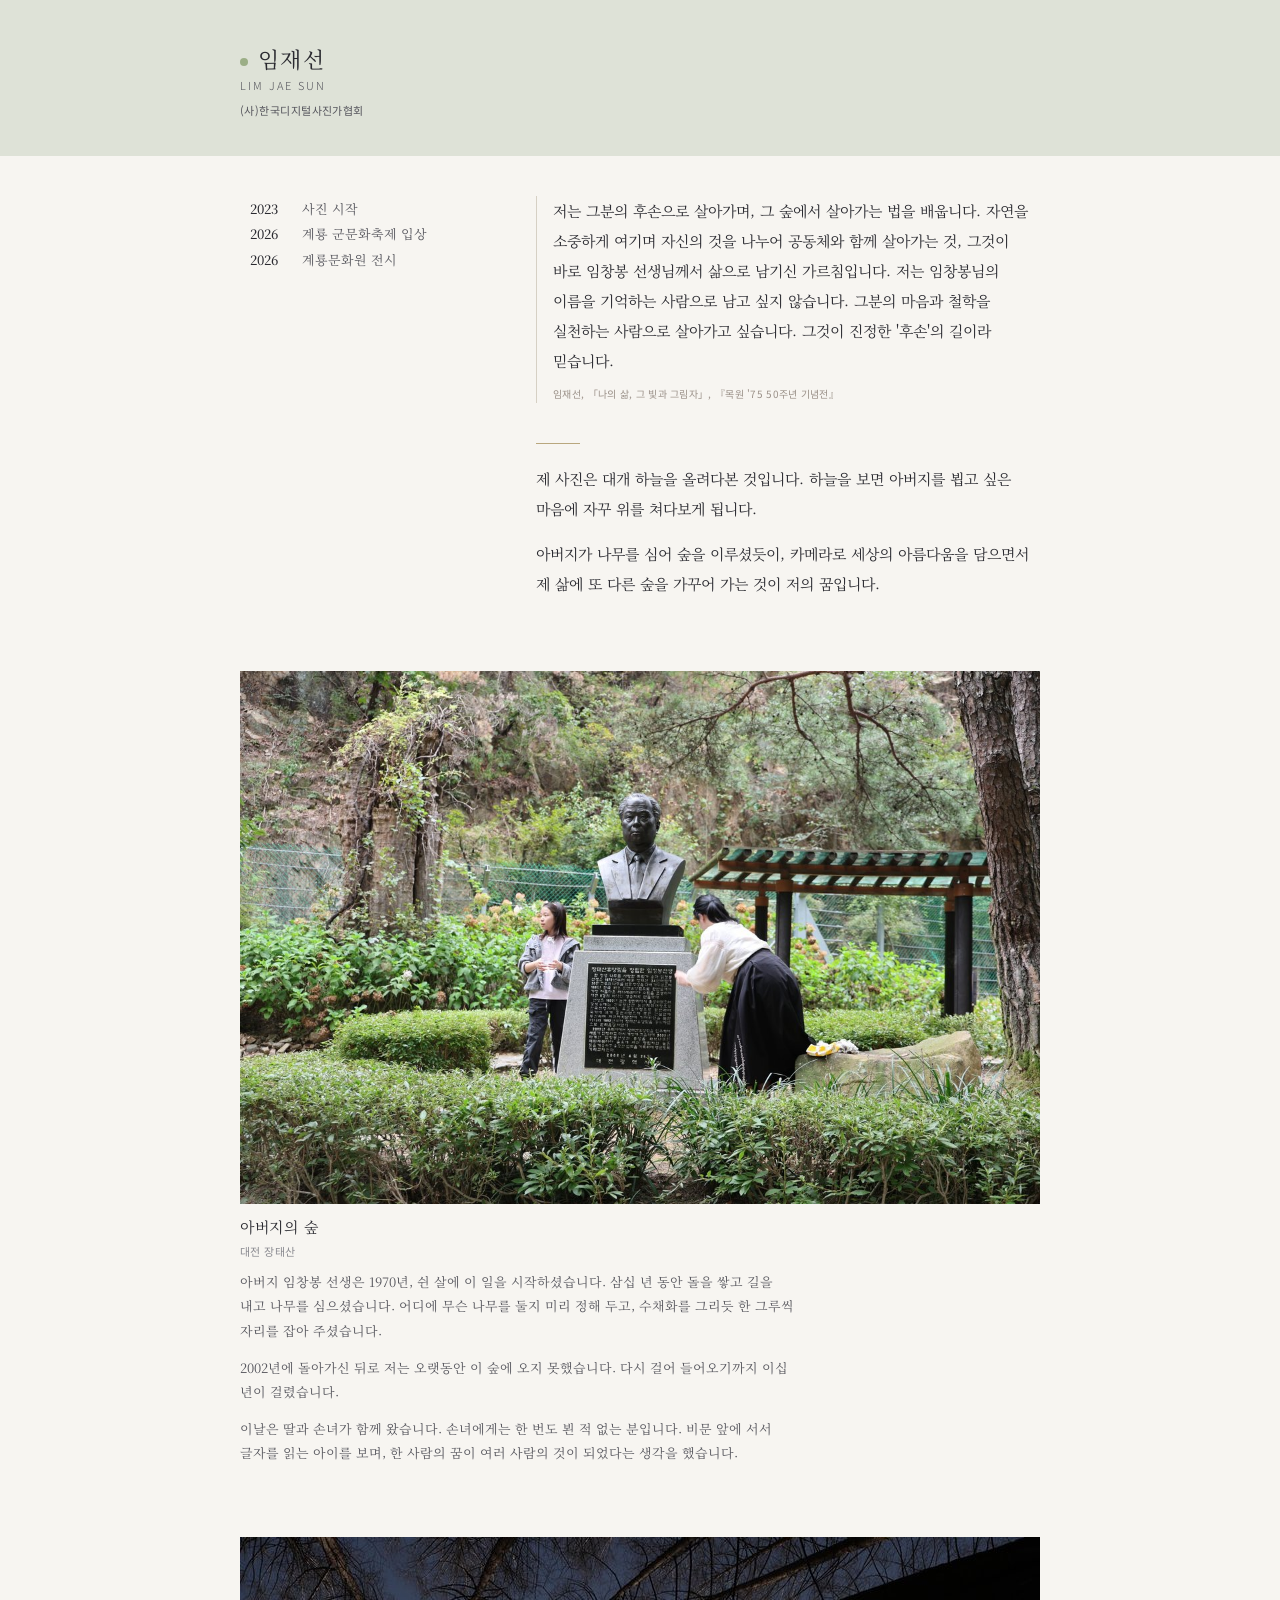
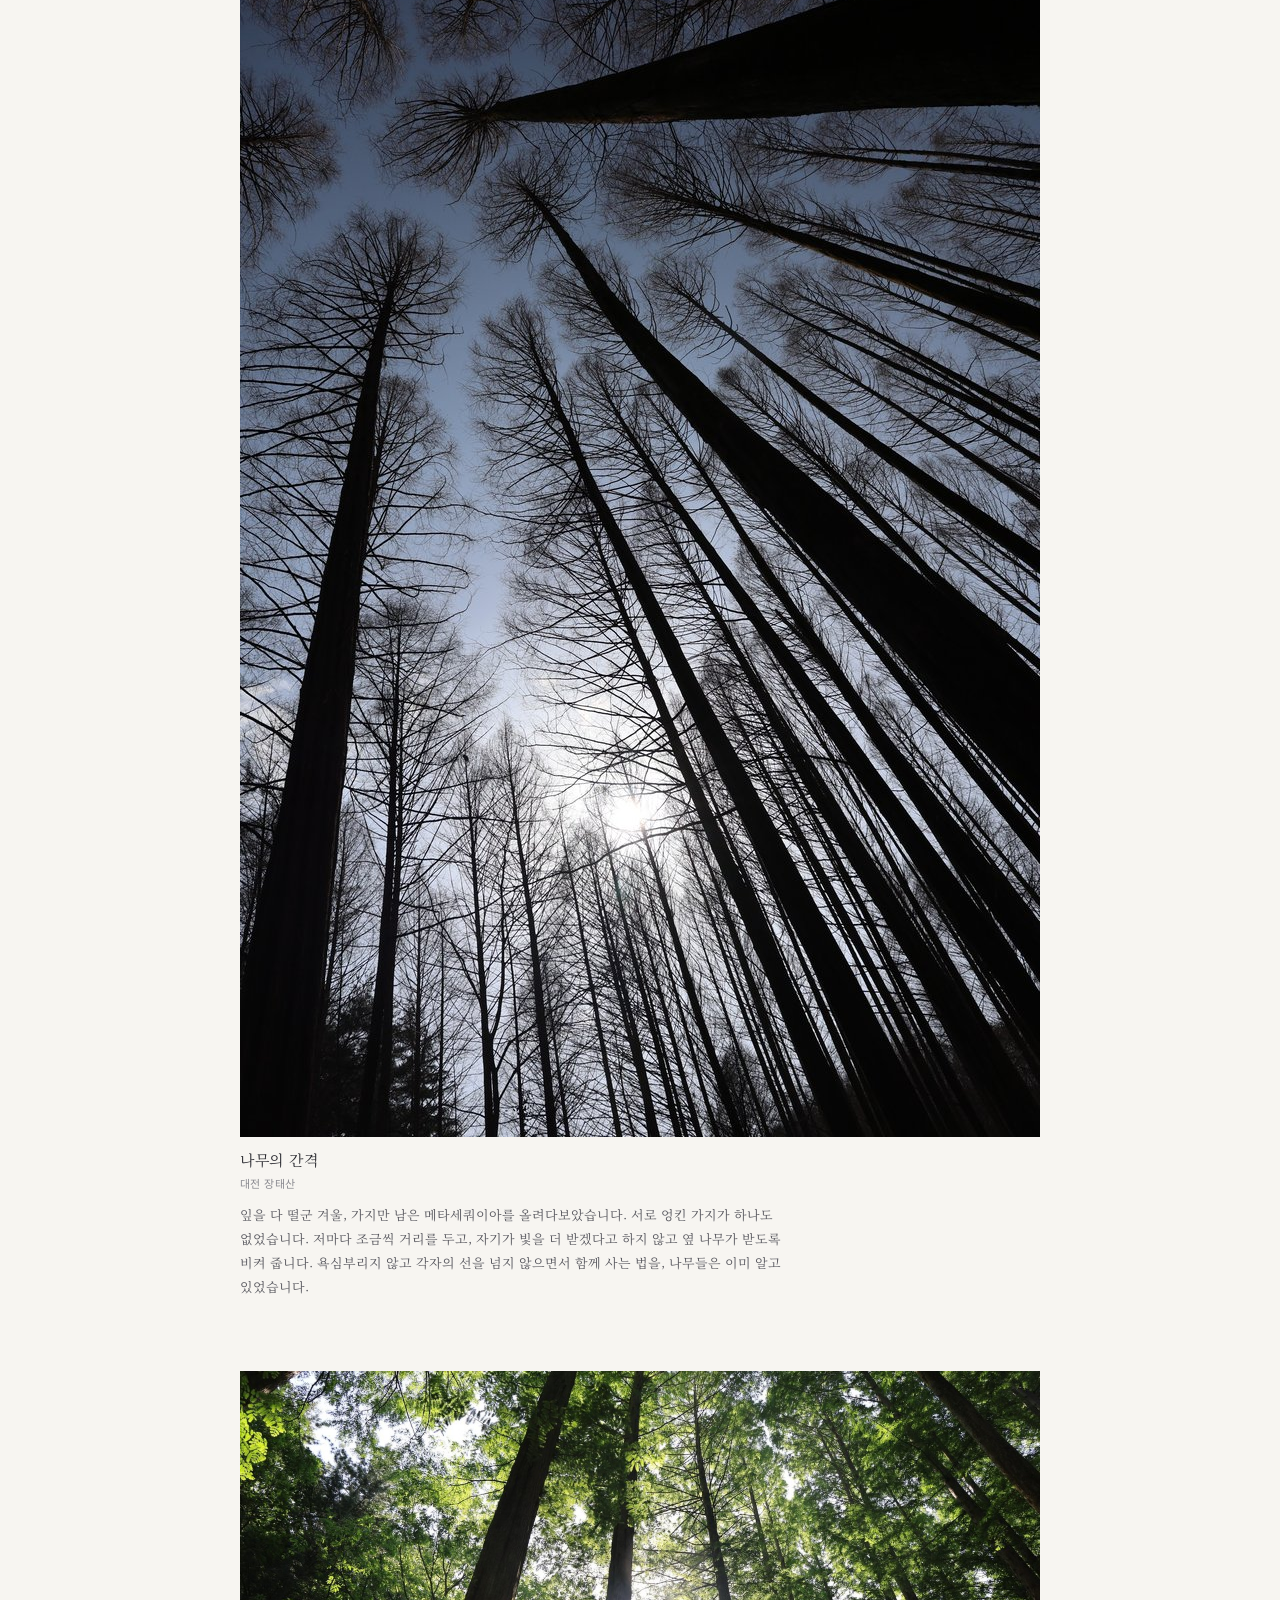
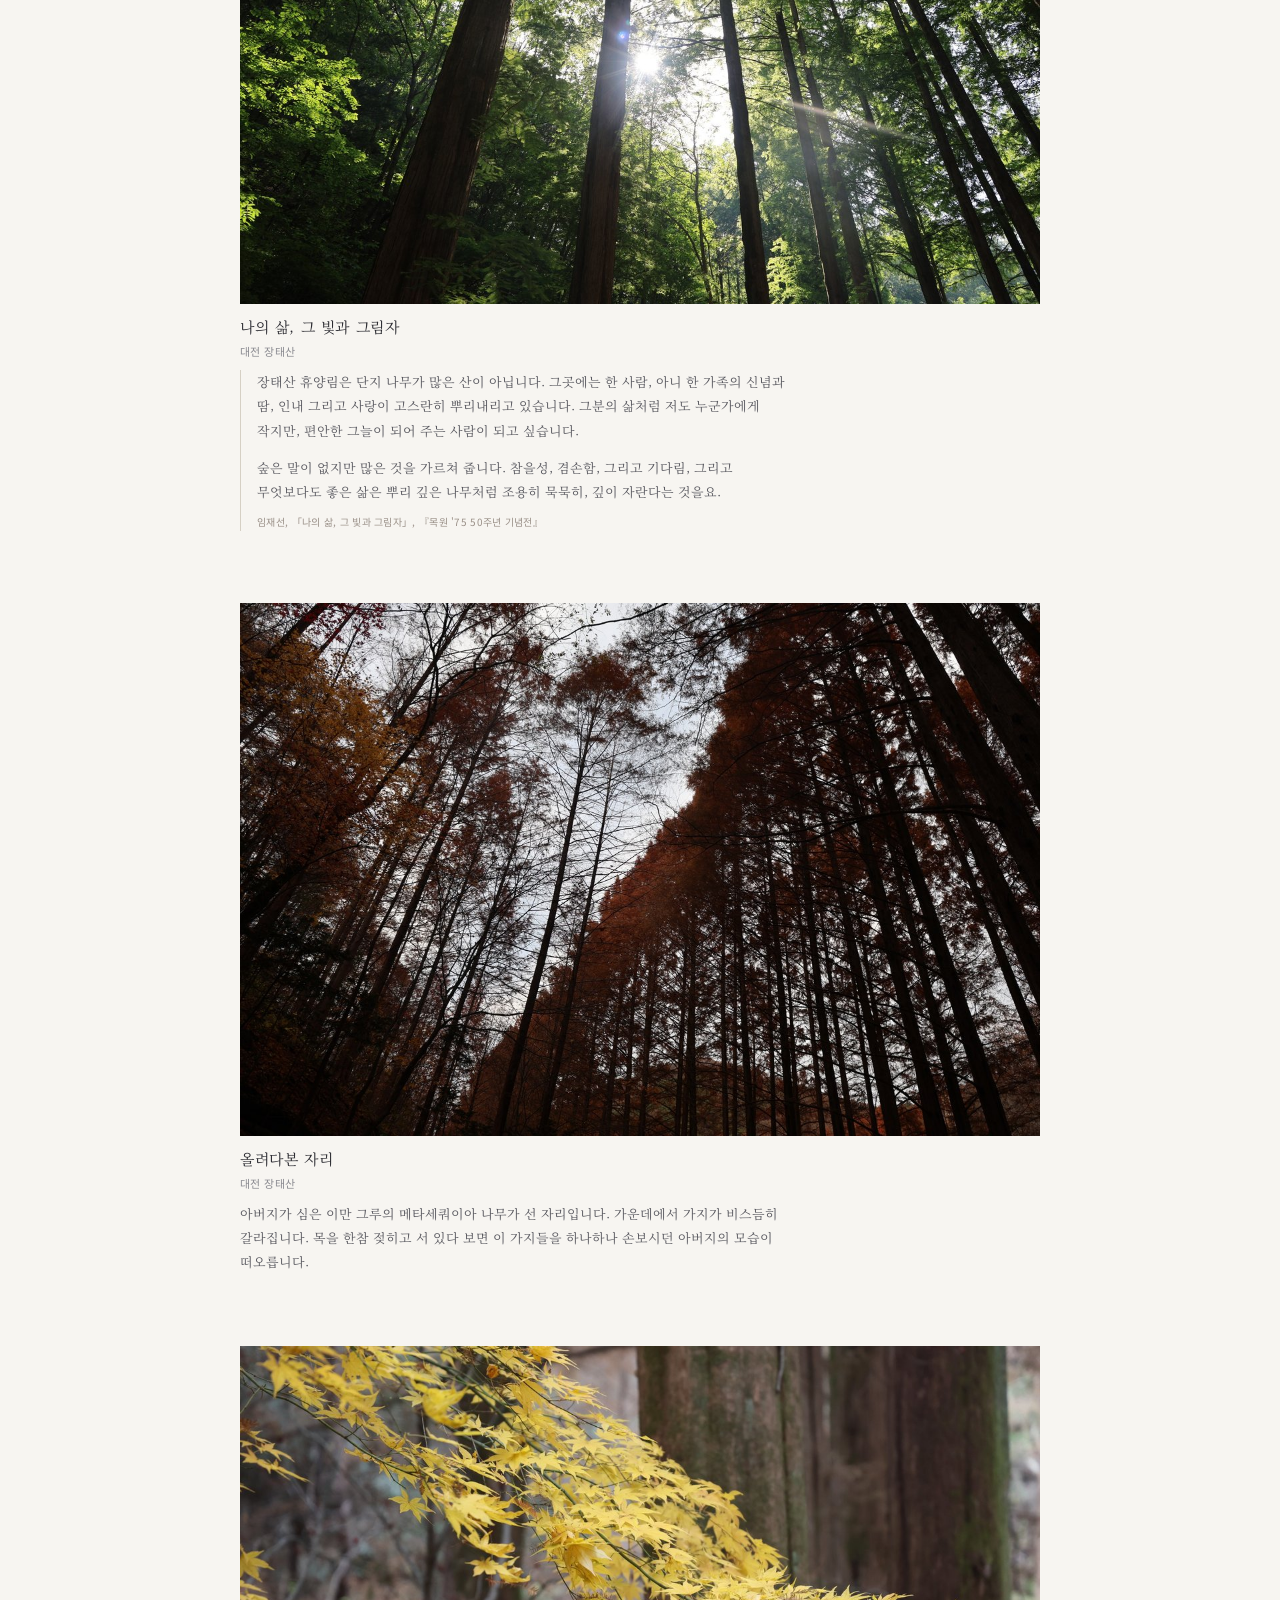
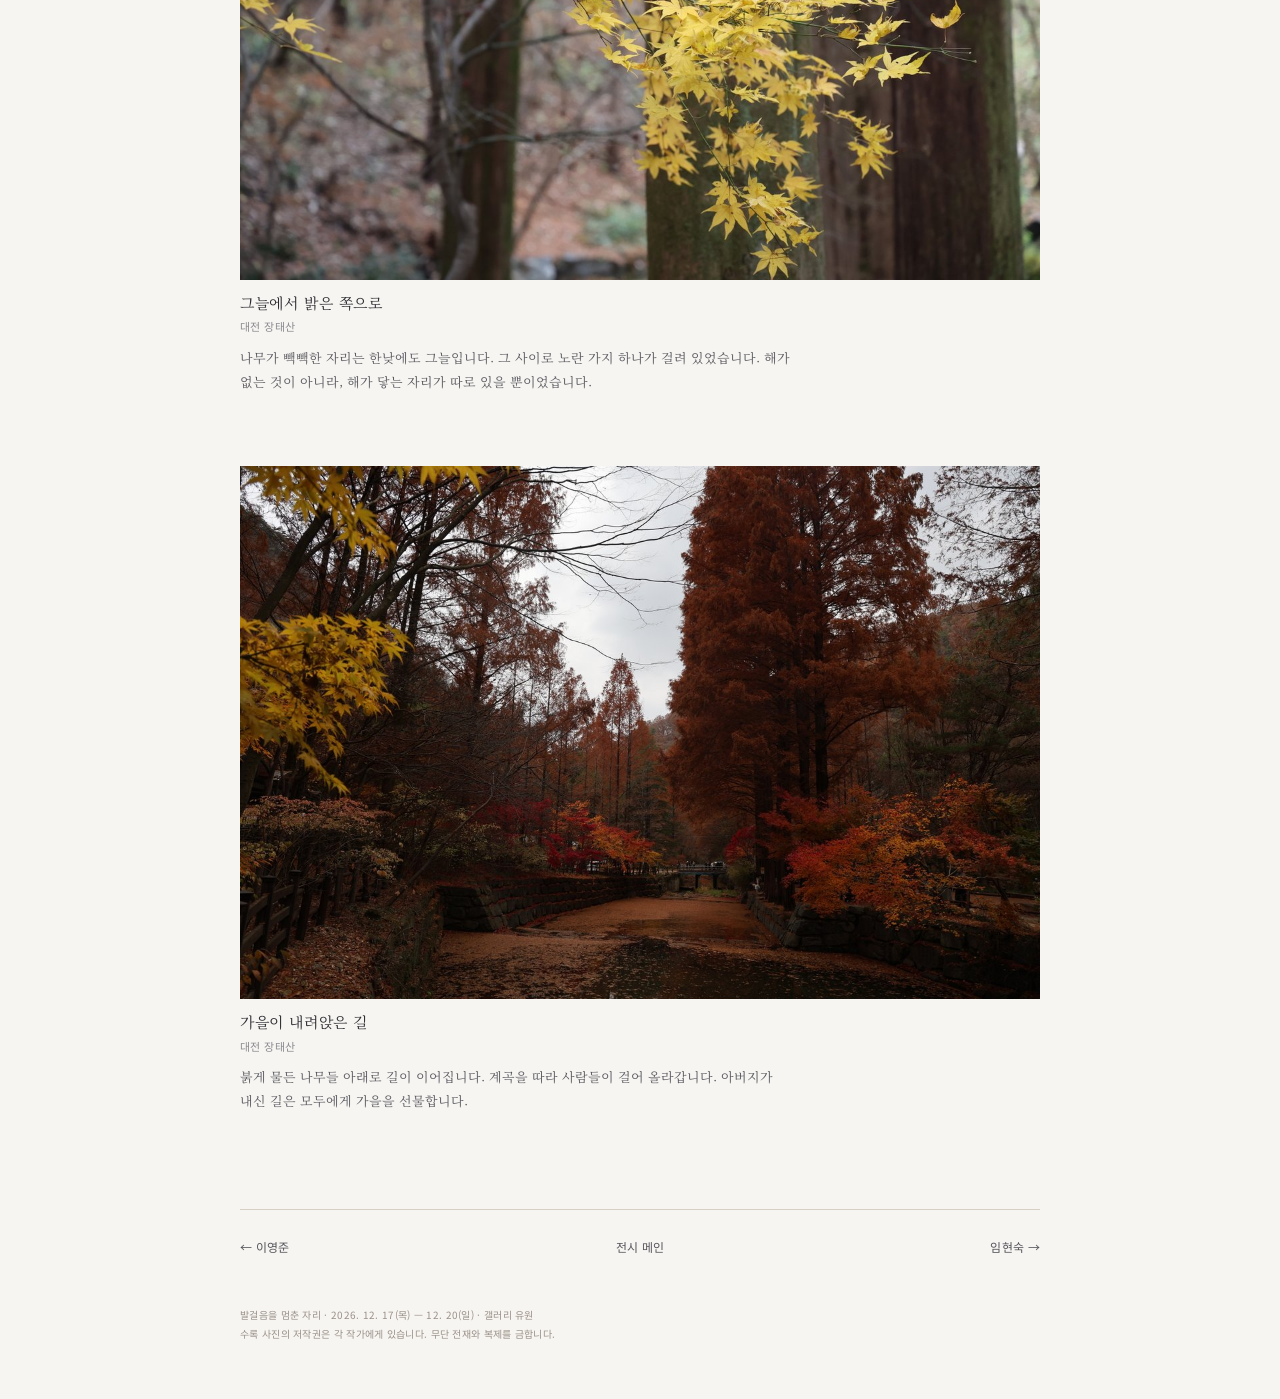
<file: docs/a/2612/ljs/index.html>
<!doctype html>
<html lang="ko">
<head>
<meta charset="utf-8">
<meta name="viewport" content="width=device-width, initial-scale=1">
<meta name="color-scheme" content="light dark">
<meta name="robots" content="noindex, nofollow">
<title>임재선 LIM JAE SUN · 발걸음을 멈춘 자리</title>
<link rel="preload" href="../../../static/fonts/serif-400.woff2" as="font" type="font/woff2" crossorigin>
<link rel="stylesheet" href="../../../static/style.css">
</head>
<body>

<header class="artist-head" style="--band: #DEE2D7; --dot: #9BAE86">
  <div class="wrap">
    <h1><span class="dot"></span>임재선</h1>
    <div class="en">LIM JAE SUN</div>
    <div class="aff">(사)한국디지털사진가협회</div>
  </div>
</header>

<main class="wrap">
  <div class="intro">
    
    <section class="sec bio">
      
      <div class="bio-row"><div class="label">2023</div><div class="text">사진 시작</div></div>
      
      <div class="bio-row"><div class="label">2026</div><div class="text">계룡 군문화축제 입상</div></div>
      
      <div class="bio-row"><div class="label">2026</div><div class="text">계룡문화원 전시</div></div>
      
    </section>
    

    <div class="words">
      
      <section class="sec">
        <blockquote>
          <p>저는 그분의 후손으로 살아가며, 그 숲에서 살아가는 법을 배웁니다. 자연을 소중하게 여기며 자신의 것을 나누어 공동체와 함께 살아가는 것, 그것이 바로 임창봉 선생님께서 삶으로 남기신 가르침입니다. 저는 임창봉님의 이름을 기억하는 사람으로 남고 싶지 않습니다. 그분의 마음과 철학을 실천하는 사람으로 살아가고 싶습니다. 그것이 진정한 &#39;후손&#39;의 길이라 믿습니다.</p>
          <cite>임재선, 「나의 삶, 그 빛과 그림자」, 『목원 &#39;75 50주년 기념전』</cite>
        </blockquote>
      </section>
      

      
      <section class="sec">
        <div class="hair"></div>
        <p>제 사진은 대개 하늘을 올려다본 것입니다. 하늘을 보면 아버지를 뵙고 싶은 마음에 자꾸 위를 쳐다보게 됩니다.</p><p>아버지가 나무를 심어 숲을 이루셨듯이, 카메라로 세상의 아름다움을 담으면서 제 삶에 또 다른 숲을 가꾸어 가는 것이 저의 꿈입니다.</p>
      </section>
      
    </div>
  </div>

  <section class="sec">
    
    <article class="work" id="1">
      <img src="../img/ljs/01.jpg" alt="아버지의 숲" loading="lazy" style="aspect-ratio: auto 3 / 2">
      <h2>아버지의 숲</h2>
      <div class="place">대전 장태산</div>
      
      <div class="caption"><p>아버지 임창봉 선생은 1970년, 쉰 살에 이 일을 시작하셨습니다. 삼십 년 동안 돌을 쌓고 길을 내고 나무를 심으셨습니다. 어디에 무슨 나무를 둘지 미리 정해 두고, 수채화를 그리듯 한 그루씩 자리를 잡아 주셨습니다.</p><p>2002년에 돌아가신 뒤로 저는 오랫동안 이 숲에 오지 못했습니다. 다시 걸어 들어오기까지 이십 년이 걸렸습니다.</p><p>이날은 딸과 손녀가 함께 왔습니다. 손녀에게는 한 번도 뵌 적 없는 분입니다. 비문 앞에 서서 글자를 읽는 아이를 보며, 한 사람의 꿈이 여러 사람의 것이 되었다는 생각을 했습니다.</p></div>
    </article>
    
    <article class="work" id="2">
      <img src="../img/ljs/02.jpg" alt="나무의 간격" loading="lazy" style="aspect-ratio: auto 2 / 3">
      <h2>나무의 간격</h2>
      <div class="place">대전 장태산</div>
      
      <div class="caption"><p>잎을 다 떨군 겨울, 가지만 남은 메타세쿼이아를 올려다보았습니다. 서로 엉킨 가지가 하나도 없었습니다. 저마다 조금씩 거리를 두고, 자기가 빛을 더 받겠다고 하지 않고 옆 나무가 받도록 비켜 줍니다. 욕심부리지 않고 각자의 선을 넘지 않으면서 함께 사는 법을, 나무들은 이미 알고 있었습니다.</p></div>
    </article>
    
    <article class="work" id="3">
      <img src="../img/ljs/03.jpg" alt="나의 삶, 그 빛과 그림자" loading="lazy" style="aspect-ratio: auto 3 / 2">
      <h2>나의 삶, 그 빛과 그림자</h2>
      <div class="place">대전 장태산</div>
      <blockquote><p>장태산 휴양림은 단지 나무가 많은 산이 아닙니다. 그곳에는 한 사람, 아니 한 가족의 신념과 땀, 인내 그리고 사랑이 고스란히 뿌리내리고 있습니다. 그분의 삶처럼 저도 누군가에게 작지만, 편안한 그늘이 되어 주는 사람이 되고 싶습니다.</p><p>숲은 말이 없지만 많은 것을 가르쳐 줍니다. 참을성, 겸손함, 그리고 기다림, 그리고 무엇보다도 좋은 삶은 뿌리 깊은 나무처럼 조용히 묵묵히, 깊이 자란다는 것을요.</p><cite>임재선, 「나의 삶, 그 빛과 그림자」, 『목원 &#39;75 50주년 기념전』</cite></blockquote>
      
    </article>
    
    <article class="work" id="4">
      <img src="../img/ljs/04.jpg" alt="올려다본 자리" loading="lazy" style="aspect-ratio: auto 3 / 2">
      <h2>올려다본 자리</h2>
      <div class="place">대전 장태산</div>
      
      <div class="caption"><p>아버지가 심은 이만 그루의 메타세쿼이아 나무가 선 자리입니다. 가운데에서 가지가 비스듬히 갈라집니다. 목을 한참 젖히고 서 있다 보면 이 가지들을 하나하나 손보시던 아버지의 모습이 떠오릅니다.</p></div>
    </article>
    
    <article class="work" id="5">
      <img src="../img/ljs/05.jpg" alt="그늘에서 밝은 쪽으로" loading="lazy" style="aspect-ratio: auto 3 / 2">
      <h2>그늘에서 밝은 쪽으로</h2>
      <div class="place">대전 장태산</div>
      
      <div class="caption"><p>나무가 빽빽한 자리는 한낮에도 그늘입니다. 그 사이로 노란 가지 하나가 걸려 있었습니다. 해가 없는 것이 아니라, 해가 닿는 자리가 따로 있을 뿐이었습니다.</p></div>
    </article>
    
    <article class="work" id="6">
      <img src="../img/ljs/06.jpg" alt="가을이 내려앉은 길" loading="lazy" style="aspect-ratio: auto 3 / 2">
      <h2>가을이 내려앉은 길</h2>
      <div class="place">대전 장태산</div>
      
      <div class="caption"><p>붉게 물든 나무들 아래로 길이 이어집니다. 계곡을 따라 사람들이 걸어 올라갑니다. 아버지가 내신 길은 모두에게 가을을 선물합니다.</p></div>
    </article>
    
  </section>

  <nav class="nav">
    <a href="../lyj/">← 이영준</a>
    <a href="../">전시 메인</a>
    <a href="../ihs/">임현숙 →</a>
  </nav>

  <footer class="foot">
    <div>발걸음을 멈춘 자리 · 2026. 12. 17(목) — 12. 20(일) · 갤러리 유원</div>
    <div>수록 사진의 저작권은 각 작가에게 있습니다. 무단 전재와 복제를 금합니다.</div>
  </footer>
</main>

</body>
</html>
</file>
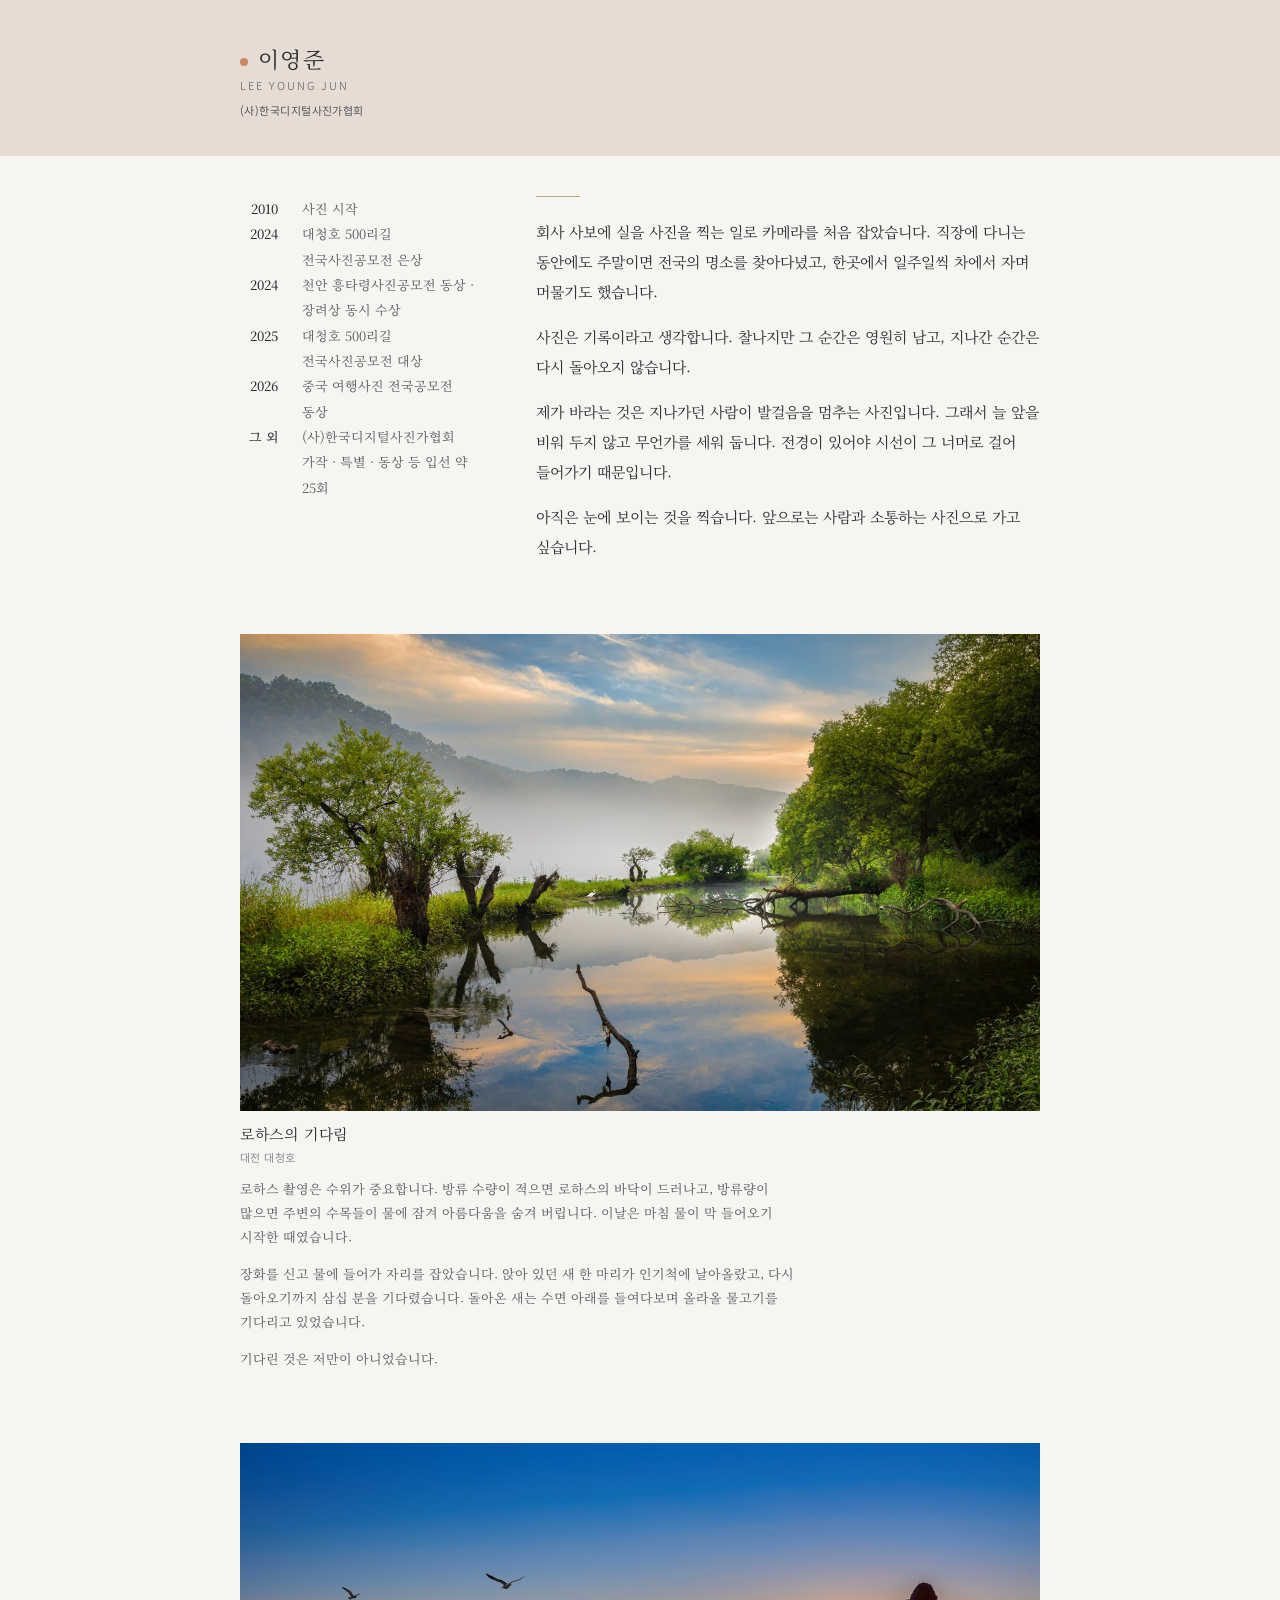
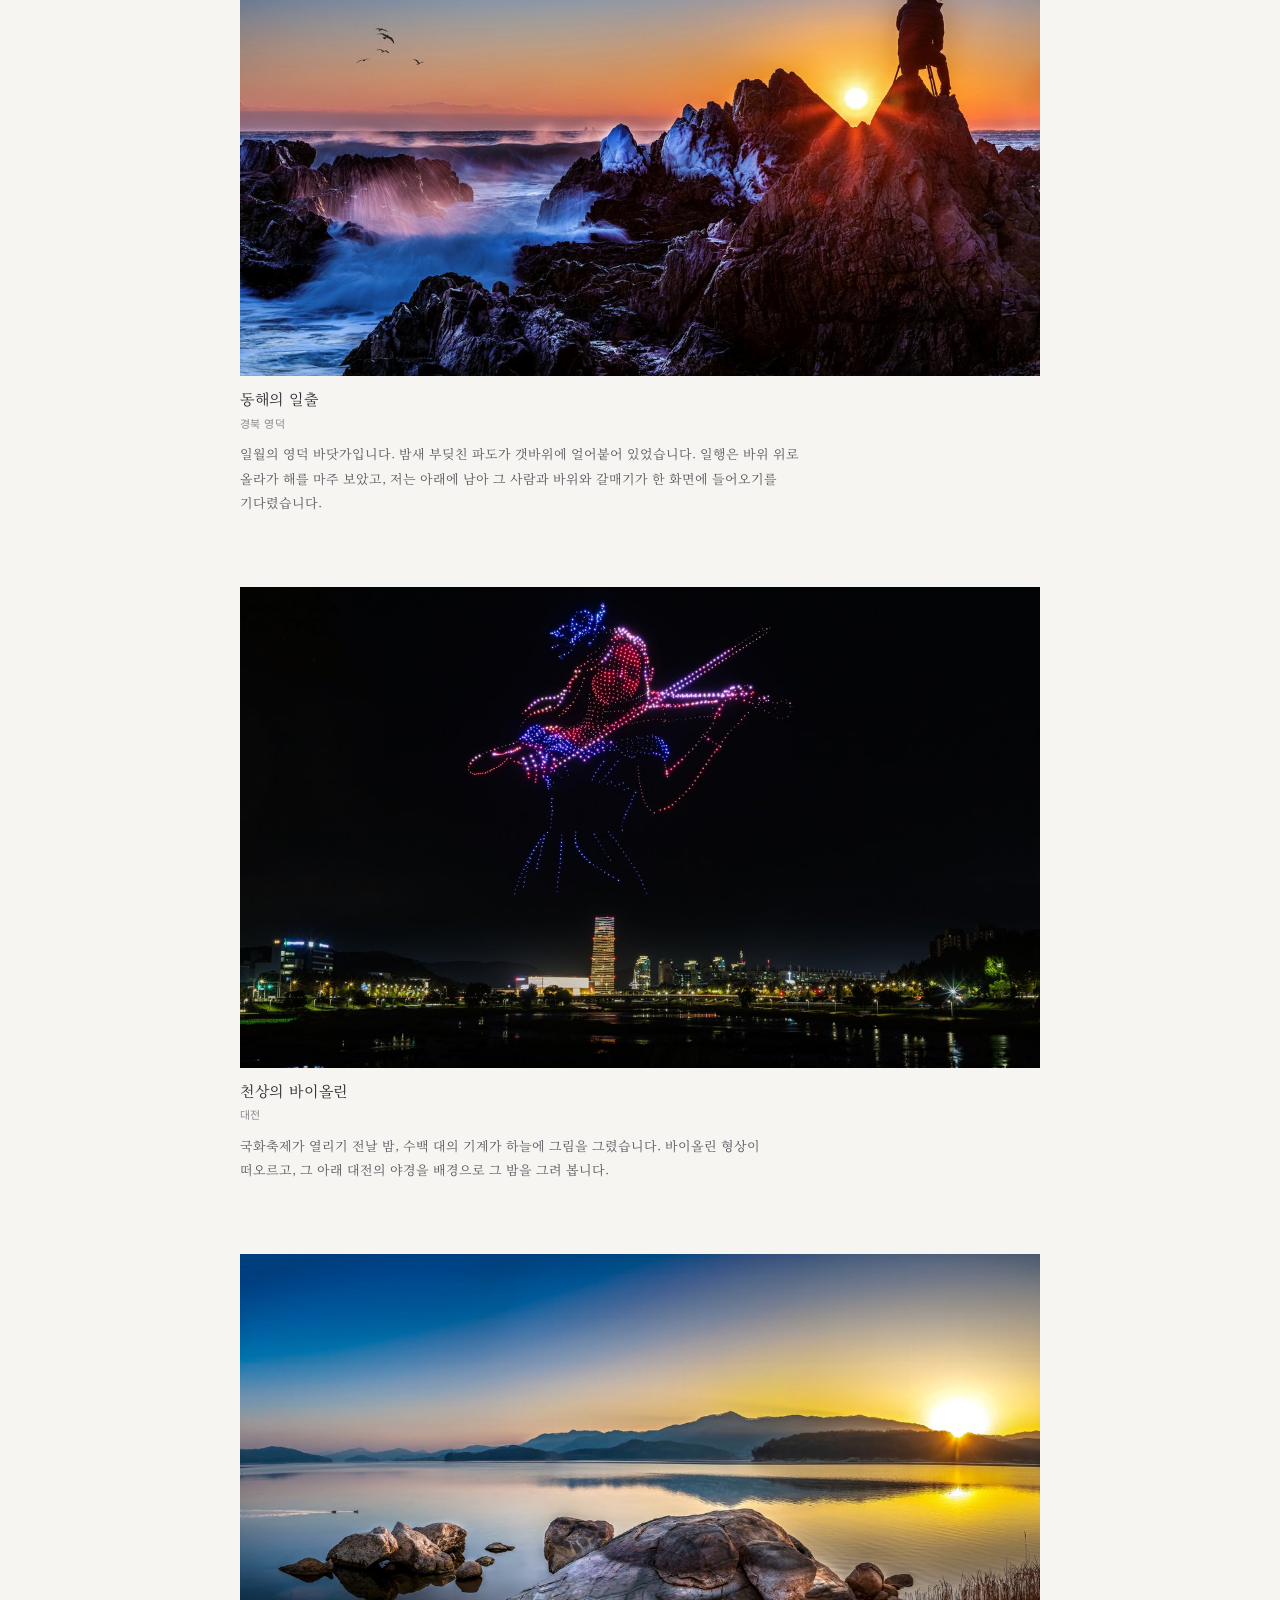
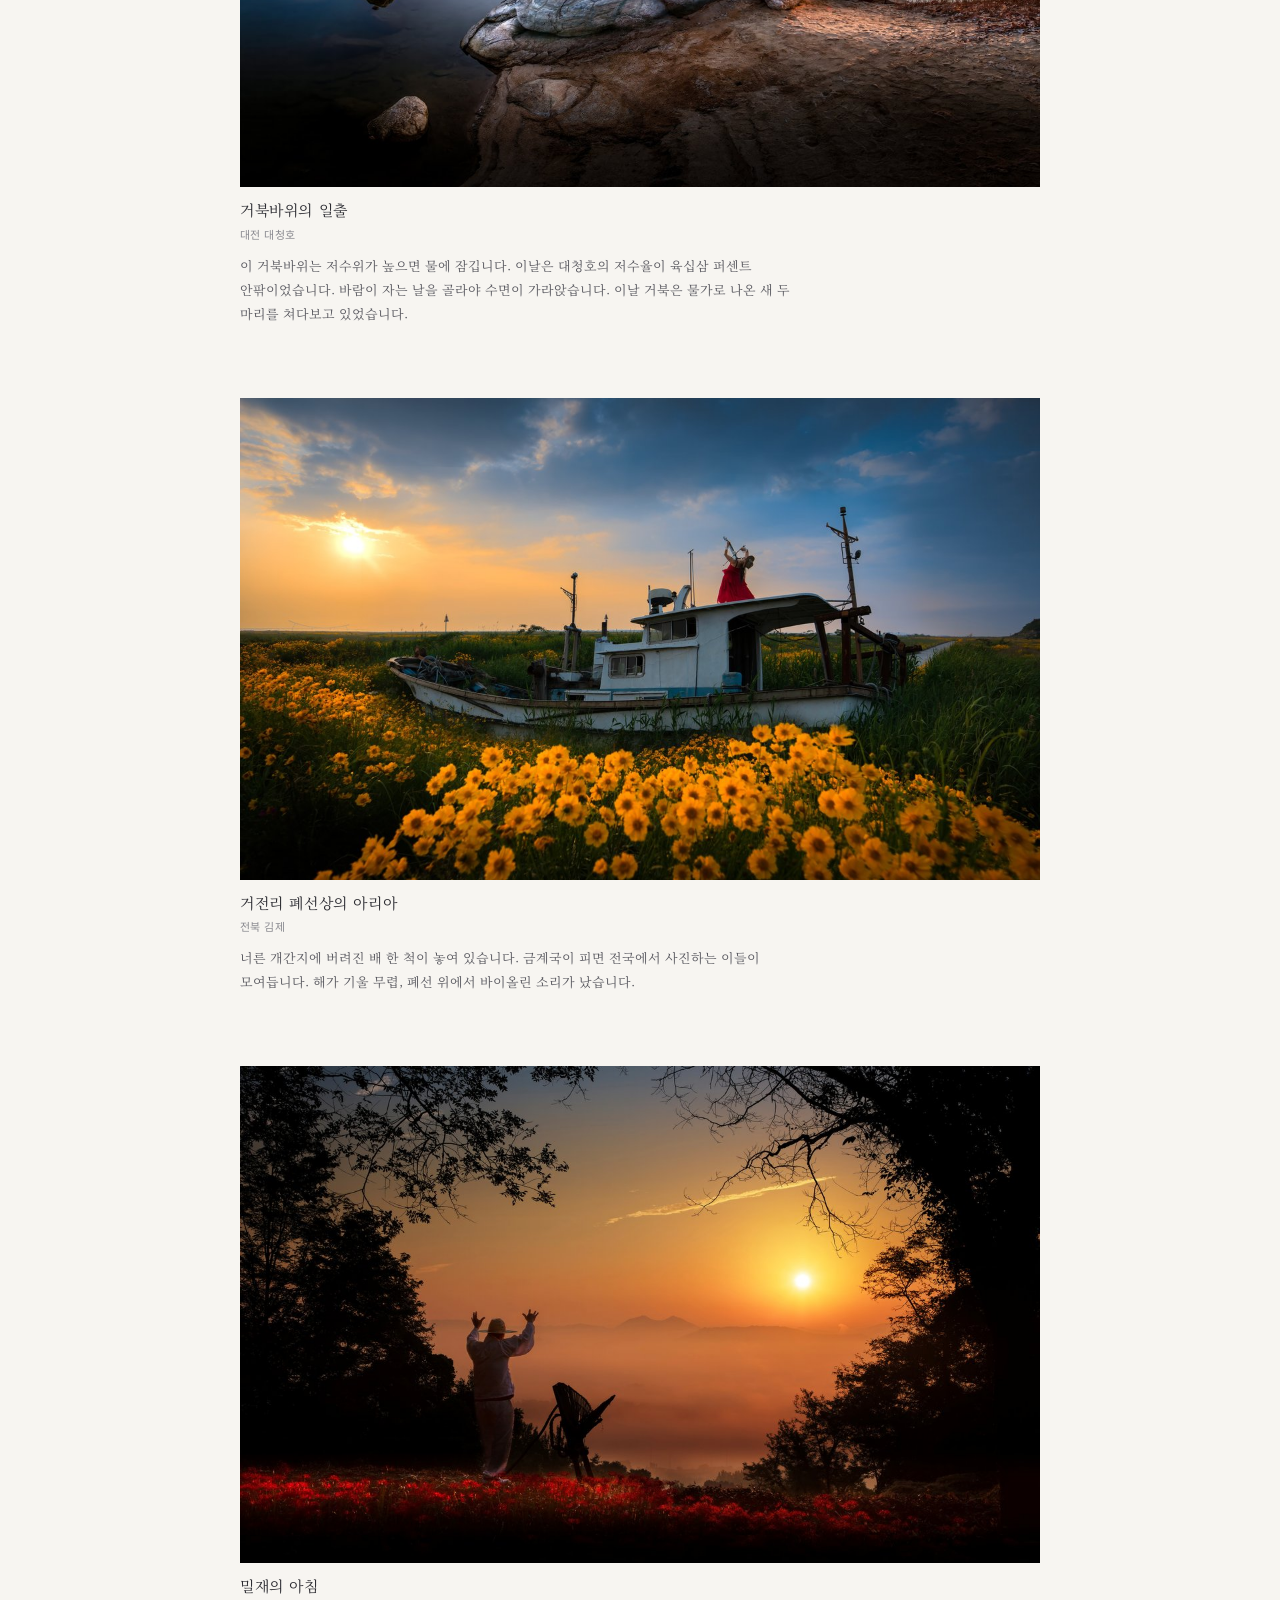
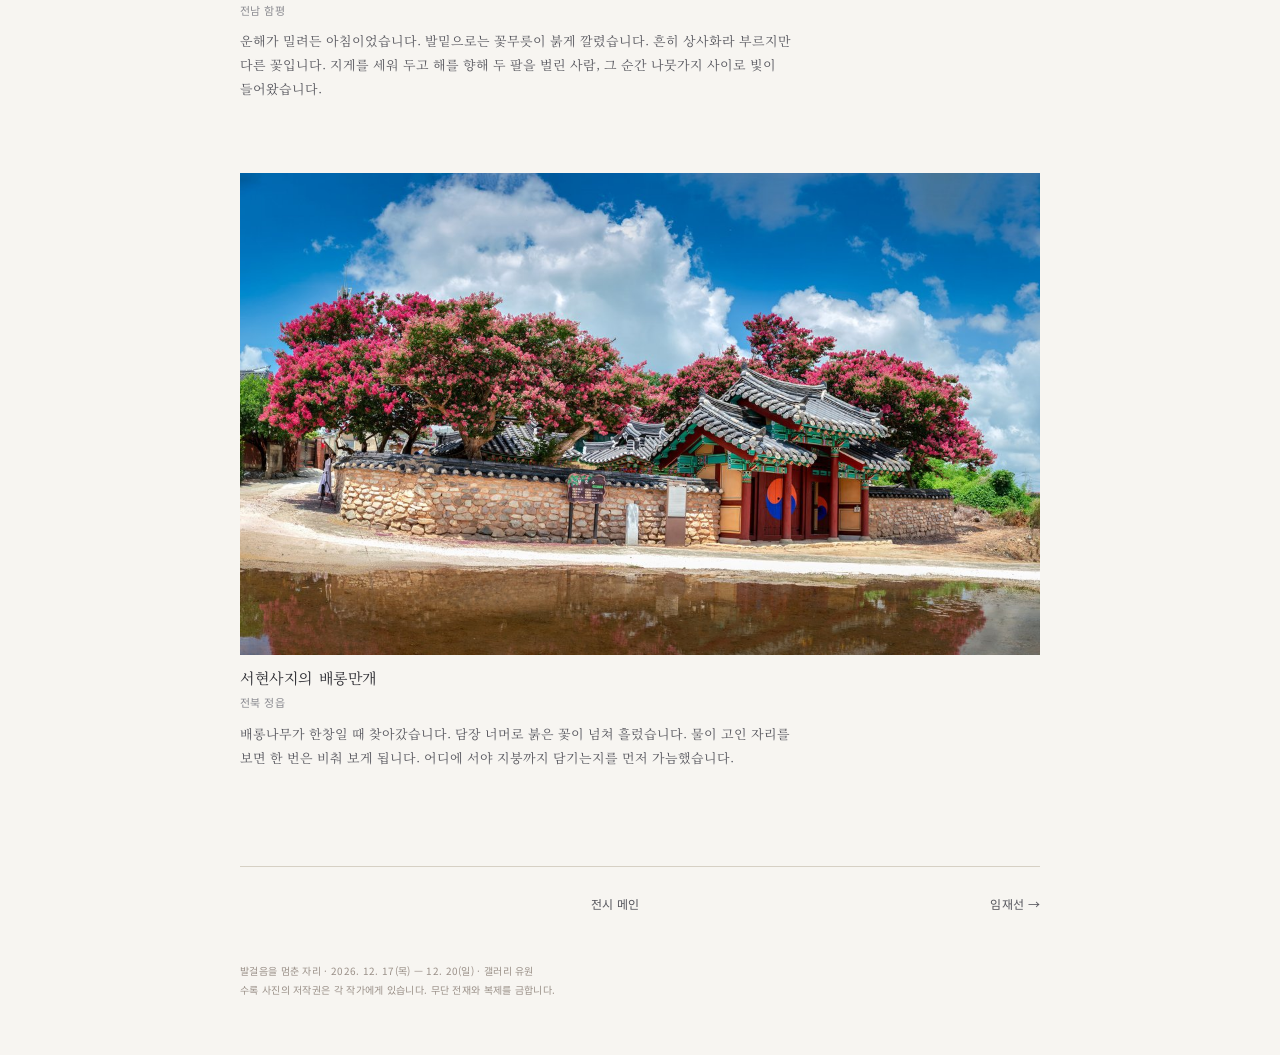
<file: docs/a/2612/lyj/index.html>
<!doctype html>
<html lang="ko">
<head>
<meta charset="utf-8">
<meta name="viewport" content="width=device-width, initial-scale=1">
<meta name="color-scheme" content="light dark">
<meta name="robots" content="noindex, nofollow">
<title>이영준 LEE YOUNG JUN · 발걸음을 멈춘 자리</title>
<link rel="preload" href="../../../static/fonts/serif-400.woff2" as="font" type="font/woff2" crossorigin>
<link rel="stylesheet" href="../../../static/style.css">
</head>
<body>

<header class="artist-head" style="--band: #E6DCD3; --dot: #C98A63">
  <div class="wrap">
    <h1><span class="dot"></span>이영준</h1>
    <div class="en">LEE YOUNG JUN</div>
    <div class="aff">(사)한국디지털사진가협회</div>
  </div>
</header>

<main class="wrap">
  <div class="intro">
    
    <section class="sec bio">
      
      <div class="bio-row"><div class="label">2010</div><div class="text">사진 시작</div></div>
      
      <div class="bio-row"><div class="label">2024</div><div class="text">대청호 500리길 전국사진공모전 은상</div></div>
      
      <div class="bio-row"><div class="label">2024</div><div class="text">천안 흥타령사진공모전 동상 · 장려상 동시 수상</div></div>
      
      <div class="bio-row"><div class="label">2025</div><div class="text">대청호 500리길 전국사진공모전 대상</div></div>
      
      <div class="bio-row"><div class="label">2026</div><div class="text">중국 여행사진 전국공모전 동상</div></div>
      
      <div class="bio-row"><div class="label">그 외</div><div class="text">(사)한국디지털사진가협회 가작 · 특별 · 동상 등 입선 약 25회</div></div>
      
    </section>
    

    <div class="words">
      

      
      <section class="sec">
        <div class="hair"></div>
        <p>회사 사보에 실을 사진을 찍는 일로 카메라를 처음 잡았습니다. 직장에 다니는 동안에도 주말이면 전국의 명소를 찾아다녔고, 한곳에서 일주일씩 차에서 자며 머물기도 했습니다.</p><p>사진은 기록이라고 생각합니다. 찰나지만 그 순간은 영원히 남고, 지나간 순간은 다시 돌아오지 않습니다.</p><p>제가 바라는 것은 지나가던 사람이 발걸음을 멈추는 사진입니다. 그래서 늘 앞을 비워 두지 않고 무언가를 세워 둡니다. 전경이 있어야 시선이 그 너머로 걸어 들어가기 때문입니다.</p><p>아직은 눈에 보이는 것을 찍습니다. 앞으로는 사람과 소통하는 사진으로 가고 싶습니다.</p>
      </section>
      
    </div>
  </div>

  <section class="sec">
    
    <article class="work" id="1">
      <img src="../img/lyj/01.jpg" alt="로하스의 기다림" loading="lazy" style="aspect-ratio: auto 2600 / 1550">
      <h2>로하스의 기다림</h2>
      <div class="place">대전 대청호</div>
      
      <div class="caption"><p>로하스 촬영은 수위가 중요합니다. 방류 수량이 적으면 로하스의 바닥이 드러나고, 방류량이 많으면 주변의 수목들이 물에 잠겨 아름다움을 숨겨 버립니다. 이날은 마침 물이 막 들어오기 시작한 때였습니다.</p><p>장화를 신고 물에 들어가 자리를 잡았습니다. 앉아 있던 새 한 마리가 인기척에 날아올랐고, 다시 돌아오기까지 삼십 분을 기다렸습니다. 돌아온 새는 수면 아래를 들여다보며 올라올 물고기를 기다리고 있었습니다.</p><p>기다린 것은 저만이 아니었습니다.</p></div>
    </article>
    
    <article class="work" id="2">
      <img src="../img/lyj/02.jpg" alt="동해의 일출" loading="lazy" style="aspect-ratio: auto 3 / 2">
      <h2>동해의 일출</h2>
      <div class="place">경북 영덕</div>
      
      <div class="caption"><p>일월의 영덕 바닷가입니다. 밤새 부딪친 파도가 갯바위에 얼어붙어 있었습니다. 일행은 바위 위로 올라가 해를 마주 보았고, 저는 아래에 남아 그 사람과 바위와 갈매기가 한 화면에 들어오기를 기다렸습니다.</p></div>
    </article>
    
    <article class="work" id="3">
      <img src="../img/lyj/03.jpg" alt="천상의 바이올린" loading="lazy" style="aspect-ratio: auto 2600 / 1564">
      <h2>천상의 바이올린</h2>
      <div class="place">대전</div>
      
      <div class="caption"><p>국화축제가 열리기 전날 밤, 수백 대의 기계가 하늘에 그림을 그렸습니다. 바이올린 형상이 떠오르고, 그 아래 대전의 야경을 배경으로 그 밤을 그려 봅니다.</p></div>
    </article>
    
    <article class="work" id="4">
      <img src="../img/lyj/04.jpg" alt="거북바위의 일출" loading="lazy" style="aspect-ratio: auto 3 / 2">
      <h2>거북바위의 일출</h2>
      <div class="place">대전 대청호</div>
      
      <div class="caption"><p>이 거북바위는 저수위가 높으면 물에 잠깁니다. 이날은 대청호의 저수율이 육십삼 퍼센트 안팎이었습니다. 바람이 자는 날을 골라야 수면이 가라앉습니다. 이날 거북은 물가로 나온 새 두 마리를 쳐다보고 있었습니다.</p></div>
    </article>
    
    <article class="work" id="5">
      <img src="../img/lyj/05.jpg" alt="거전리 폐선상의 아리아" loading="lazy" style="aspect-ratio: auto 2600 / 1567">
      <h2>거전리 폐선상의 아리아</h2>
      <div class="place">전북 김제</div>
      
      <div class="caption"><p>너른 개간지에 버려진 배 한 척이 놓여 있습니다. 금계국이 피면 전국에서 사진하는 이들이 모여듭니다. 해가 기울 무렵, 폐선 위에서 바이올린 소리가 났습니다.</p></div>
    </article>
    
    <article class="work" id="6">
      <img src="../img/lyj/06.jpg" alt="밀재의 아침" loading="lazy" style="aspect-ratio: auto 2600 / 1616">
      <h2>밀재의 아침</h2>
      <div class="place">전남 함평</div>
      
      <div class="caption"><p>운해가 밀려든 아침이었습니다. 발밑으로는 꽃무릇이 붉게 깔렸습니다. 흔히 상사화라 부르지만 다른 꽃입니다. 지게를 세워 두고 해를 향해 두 팔을 벌린 사람, 그 순간 나뭇가지 사이로 빛이 들어왔습니다.</p></div>
    </article>
    
    <article class="work" id="7">
      <img src="../img/lyj/07.jpg" alt="서현사지의 배롱만개" loading="lazy" style="aspect-ratio: auto 2600 / 1566">
      <h2>서현사지의 배롱만개</h2>
      <div class="place">전북 정읍</div>
      
      <div class="caption"><p>배롱나무가 한창일 때 찾아갔습니다. 담장 너머로 붉은 꽃이 넘쳐 흘렀습니다. 물이 고인 자리를 보면 한 번은 비춰 보게 됩니다. 어디에 서야 지붕까지 담기는지를 먼저 가늠했습니다.</p></div>
    </article>
    
  </section>

  <nav class="nav">
    <span></span>
    <a href="../">전시 메인</a>
    <a href="../ljs/">임재선 →</a>
  </nav>

  <footer class="foot">
    <div>발걸음을 멈춘 자리 · 2026. 12. 17(목) — 12. 20(일) · 갤러리 유원</div>
    <div>수록 사진의 저작권은 각 작가에게 있습니다. 무단 전재와 복제를 금합니다.</div>
  </footer>
</main>

</body>
</html>
</file>
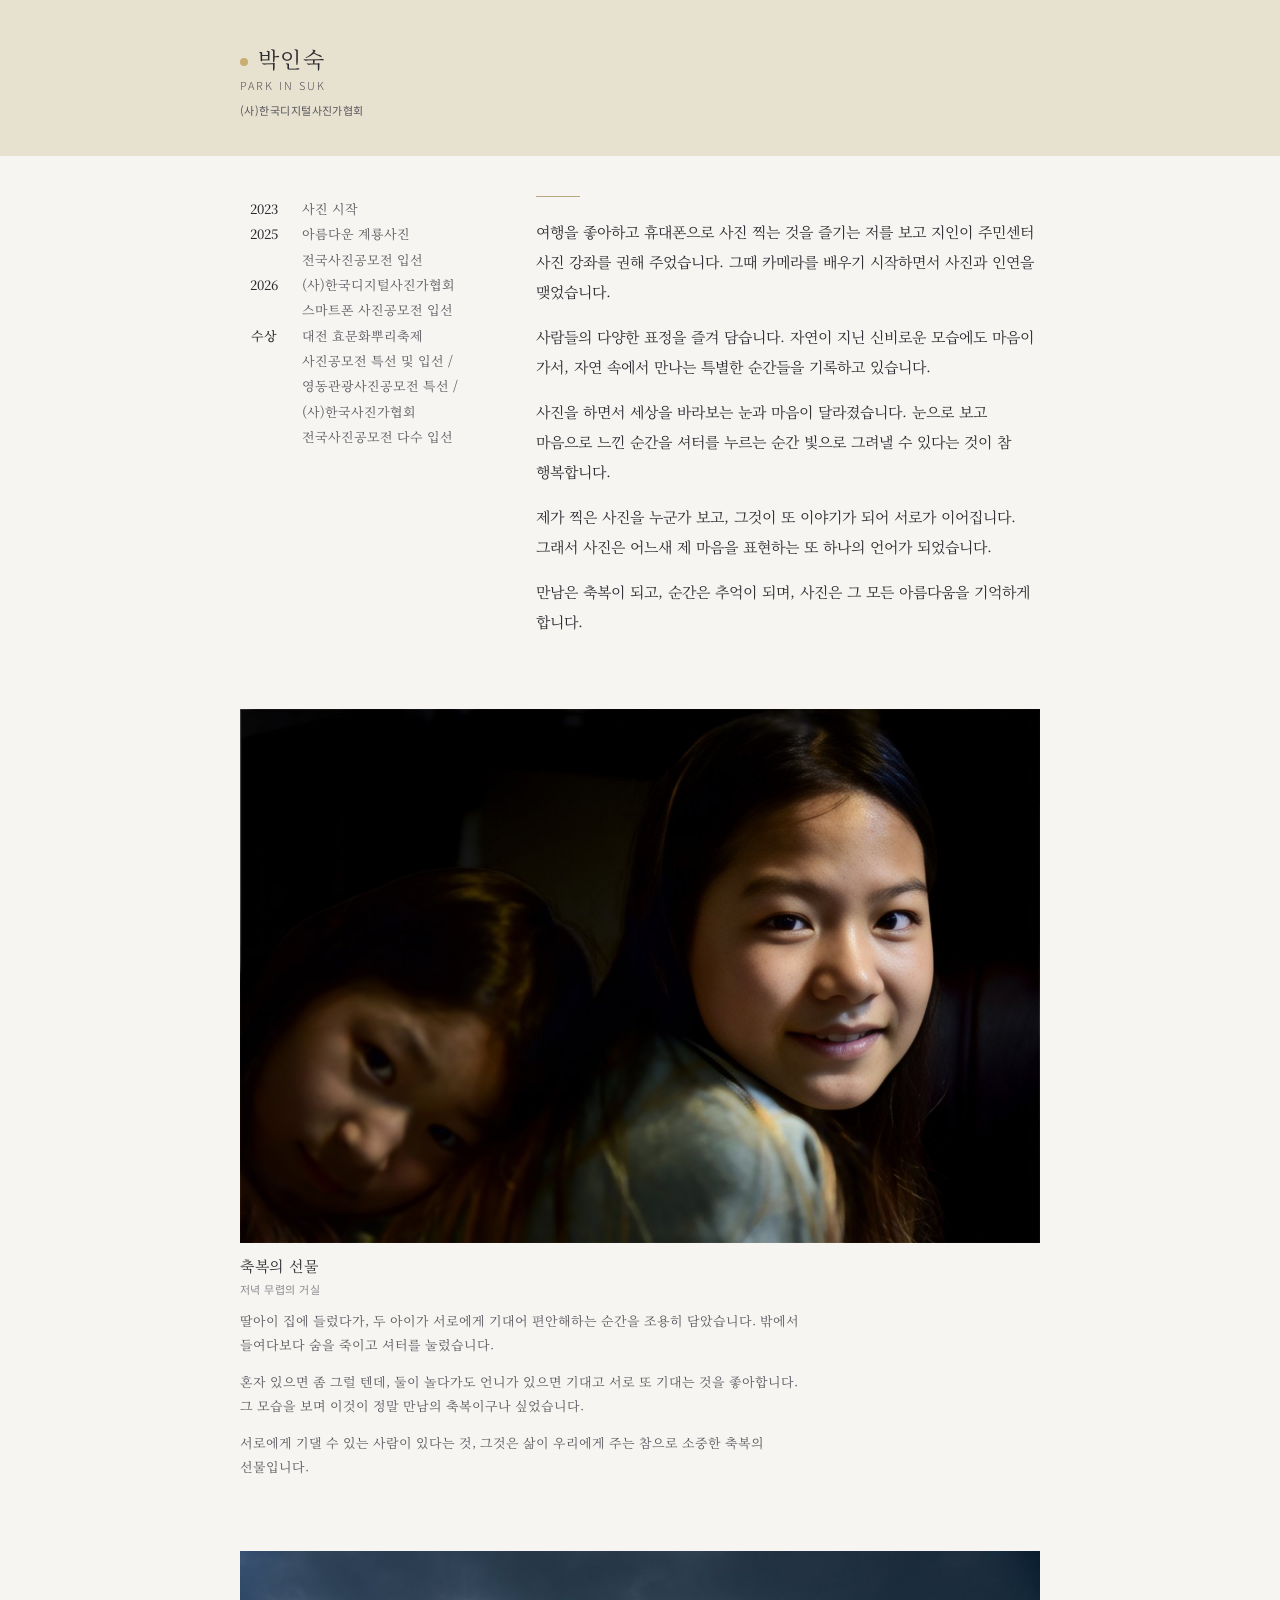
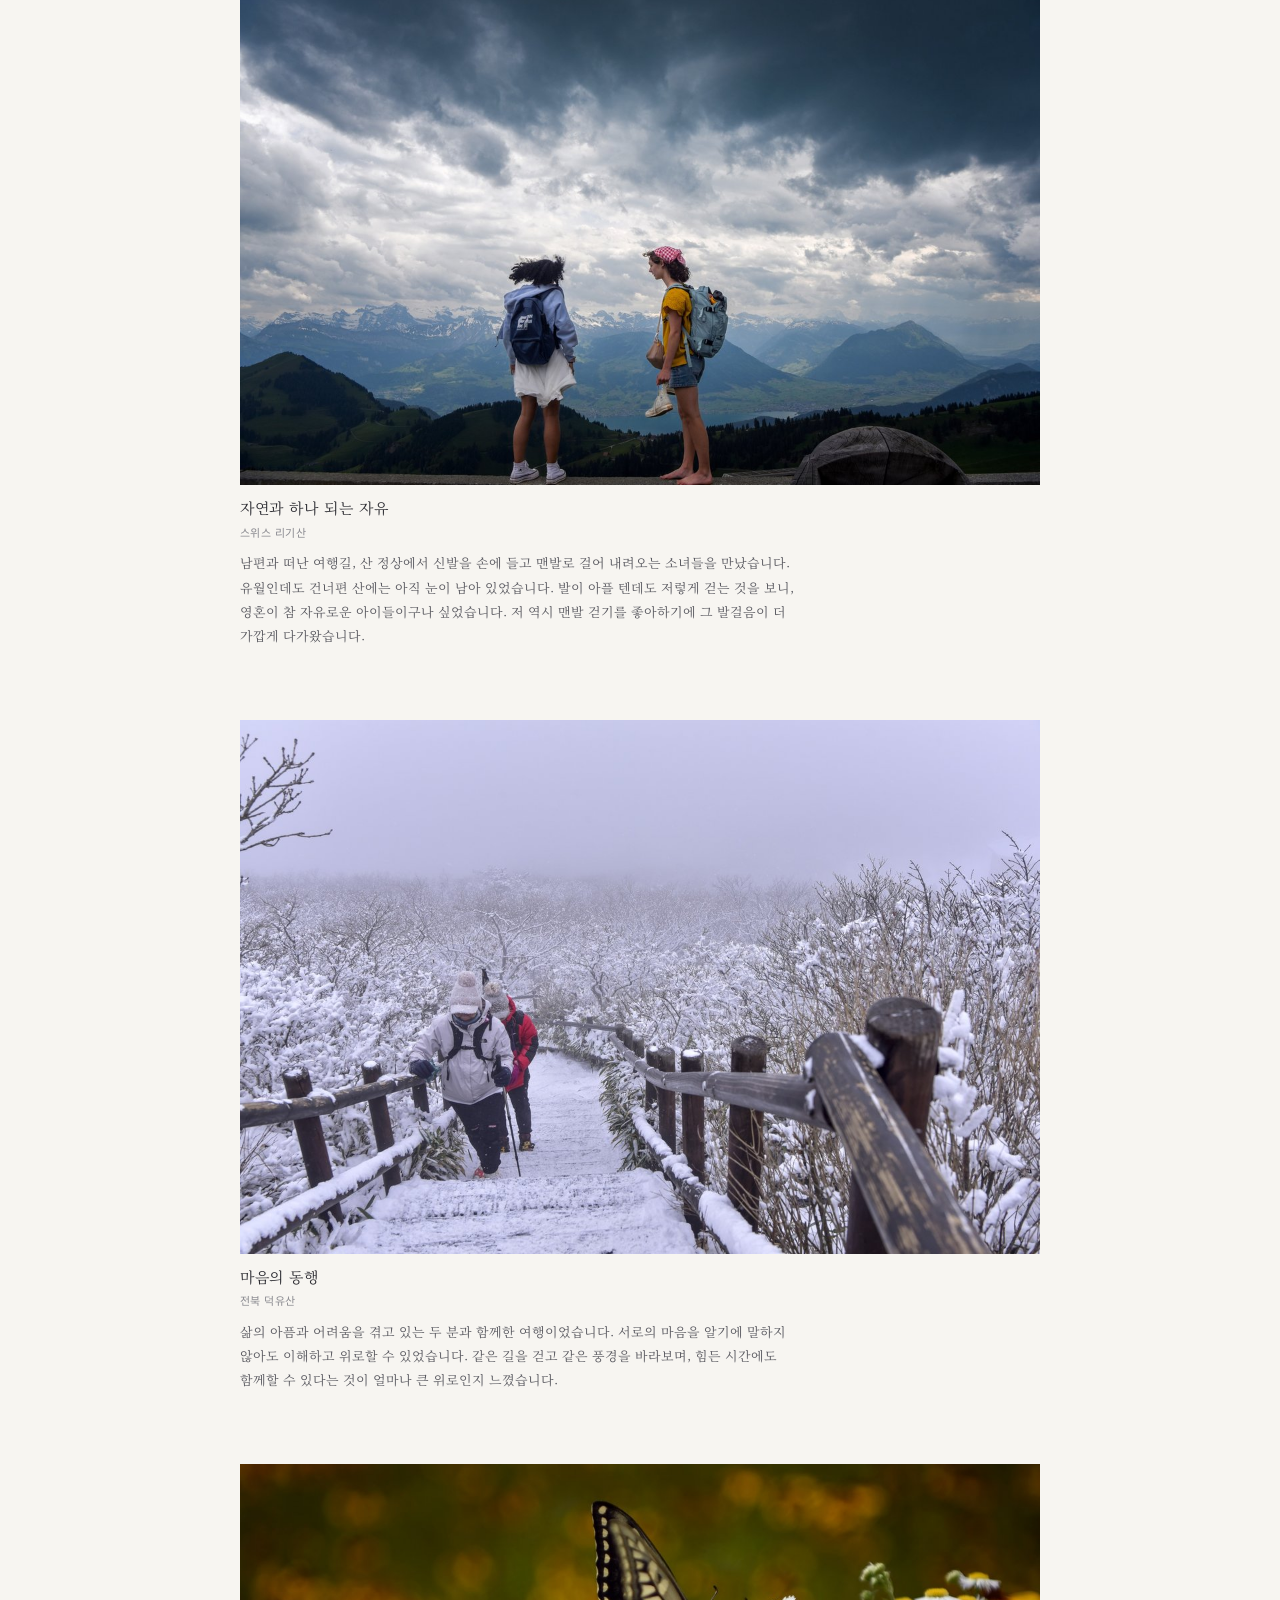
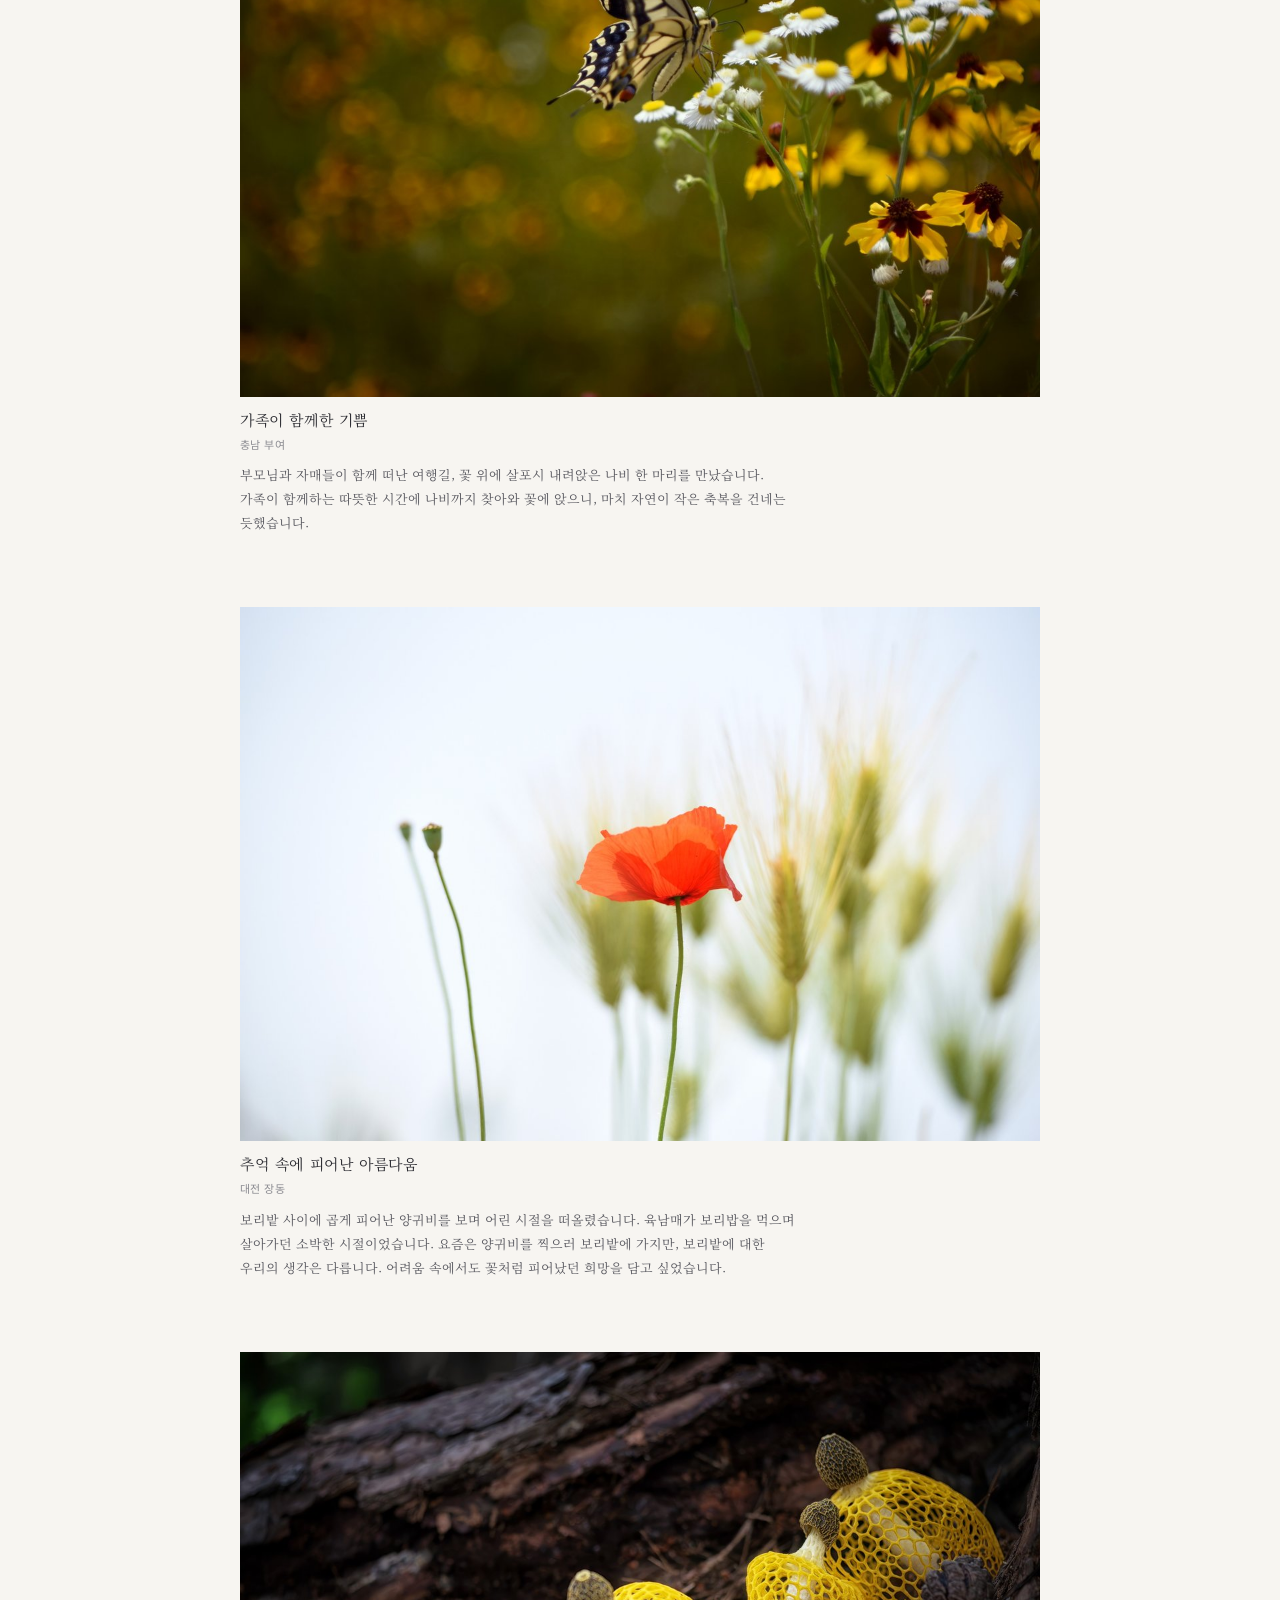
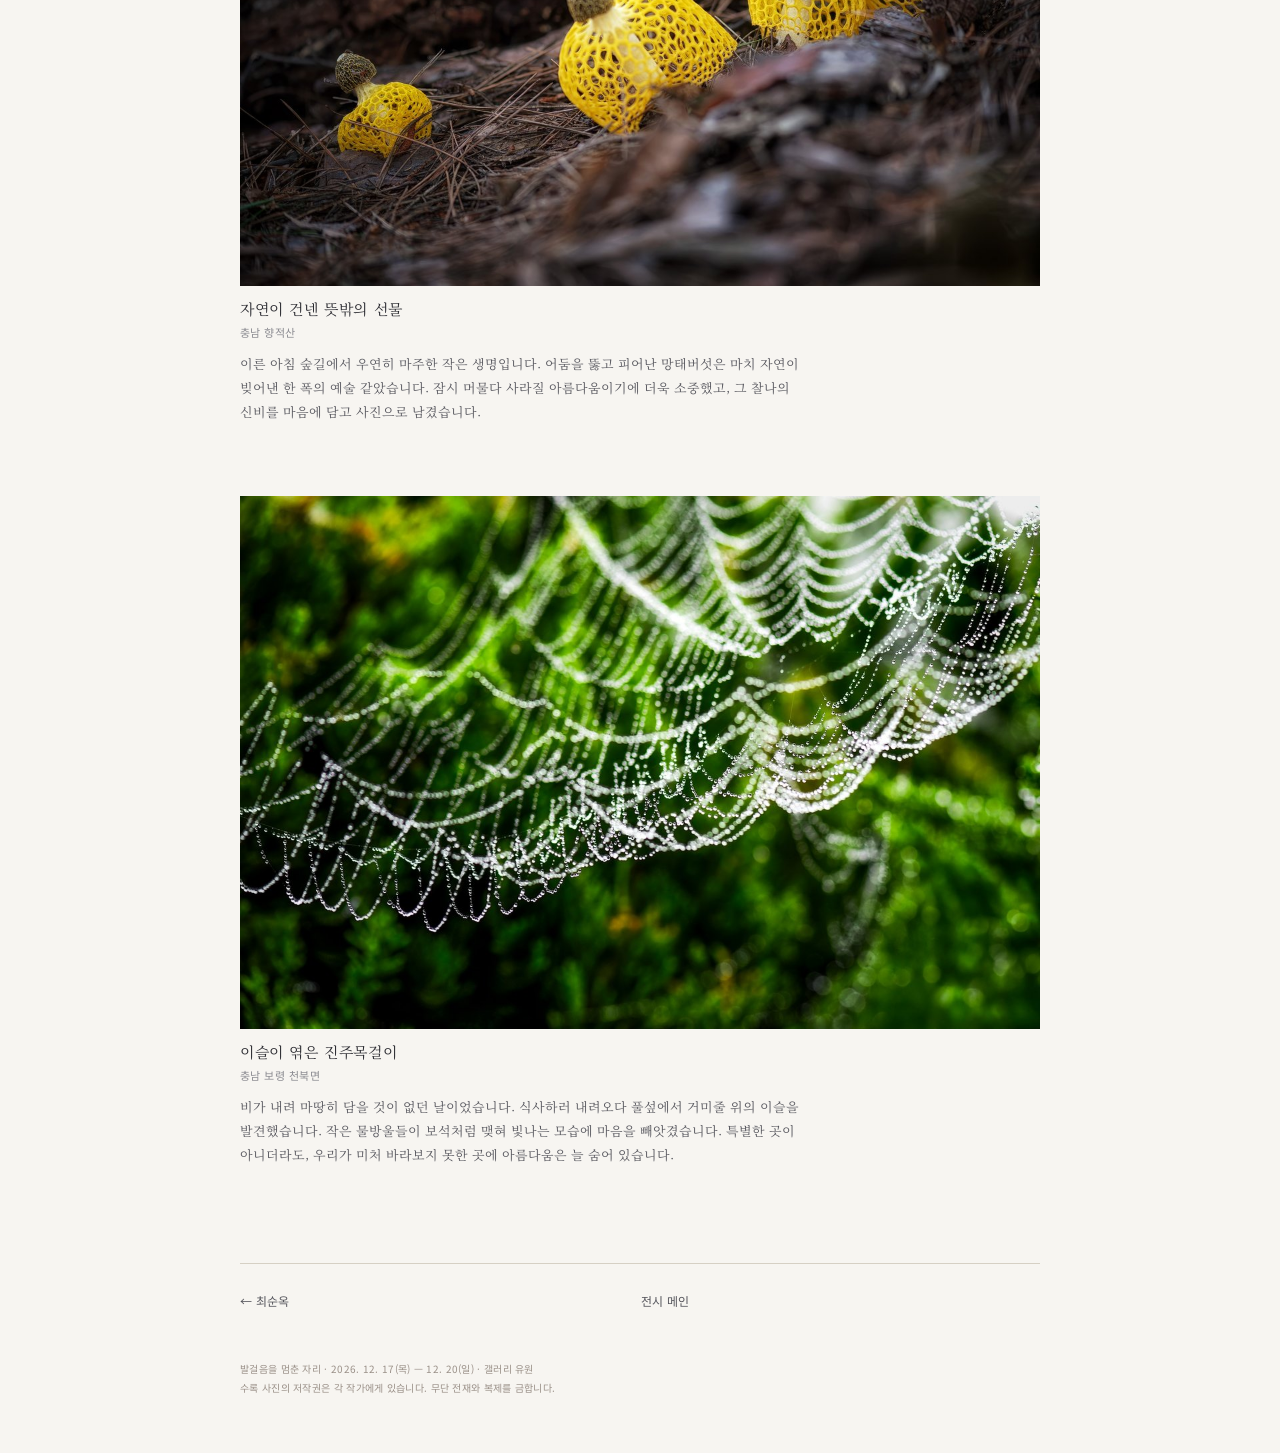
<file: docs/a/2612/pis/index.html>
<!doctype html>
<html lang="ko">
<head>
<meta charset="utf-8">
<meta name="viewport" content="width=device-width, initial-scale=1">
<meta name="color-scheme" content="light dark">
<meta name="robots" content="noindex, nofollow">
<title>박인숙 PARK IN SUK · 발걸음을 멈춘 자리</title>
<link rel="preload" href="../../../static/fonts/serif-400.woff2" as="font" type="font/woff2" crossorigin>
<link rel="stylesheet" href="../../../static/style.css">
</head>
<body>

<header class="artist-head" style="--band: #E7E1CF; --dot: #C9AE70">
  <div class="wrap">
    <h1><span class="dot"></span>박인숙</h1>
    <div class="en">PARK IN SUK</div>
    <div class="aff">(사)한국디지털사진가협회</div>
  </div>
</header>

<main class="wrap">
  <div class="intro">
    
    <section class="sec bio">
      
      <div class="bio-row"><div class="label">2023</div><div class="text">사진 시작</div></div>
      
      <div class="bio-row"><div class="label">2025</div><div class="text">아름다운 계룡사진 전국사진공모전 입선</div></div>
      
      <div class="bio-row"><div class="label">2026</div><div class="text">(사)한국디지털사진가협회 스마트폰 사진공모전 입선</div></div>
      
      <div class="bio-row"><div class="label">수상</div><div class="text">대전 효문화뿌리축제 사진공모전 특선 및 입선 / 영동관광사진공모전 특선 / (사)한국사진가협회 전국사진공모전 다수 입선</div></div>
      
    </section>
    

    <div class="words">
      

      
      <section class="sec">
        <div class="hair"></div>
        <p>여행을 좋아하고 휴대폰으로 사진 찍는 것을 즐기는 저를 보고 지인이 주민센터 사진 강좌를 권해 주었습니다. 그때 카메라를 배우기 시작하면서 사진과 인연을 맺었습니다.</p><p>사람들의 다양한 표정을 즐겨 담습니다. 자연이 지닌 신비로운 모습에도 마음이 가서, 자연 속에서 만나는 특별한 순간들을 기록하고 있습니다.</p><p>사진을 하면서 세상을 바라보는 눈과 마음이 달라졌습니다. 눈으로 보고 마음으로 느낀 순간을 셔터를 누르는 순간 빛으로 그려낼 수 있다는 것이 참 행복합니다.</p><p>제가 찍은 사진을 누군가 보고, 그것이 또 이야기가 되어 서로가 이어집니다. 그래서 사진은 어느새 제 마음을 표현하는 또 하나의 언어가 되었습니다.</p><p>만남은 축복이 되고, 순간은 추억이 되며, 사진은 그 모든 아름다움을 기억하게 합니다.</p>
      </section>
      
    </div>
  </div>

  <section class="sec">
    
    <article class="work" id="1">
      <img src="../img/pis/01.jpg" alt="축복의 선물" loading="lazy" style="aspect-ratio: auto 3 / 2">
      <h2>축복의 선물</h2>
      <div class="place">저녁 무렵의 거실</div>
      
      <div class="caption"><p>딸아이 집에 들렀다가, 두 아이가 서로에게 기대어 편안해하는 순간을 조용히 담았습니다. 밖에서 들여다보다 숨을 죽이고 셔터를 눌렀습니다.</p><p>혼자 있으면 좀 그럴 텐데, 둘이 놀다가도 언니가 있으면 기대고 서로 또 기대는 것을 좋아합니다. 그 모습을 보며 이것이 정말 만남의 축복이구나 싶었습니다.</p><p>서로에게 기댈 수 있는 사람이 있다는 것, 그것은 삶이 우리에게 주는 참으로 소중한 축복의 선물입니다.</p></div>
    </article>
    
    <article class="work" id="2">
      <img src="../img/pis/02.jpg" alt="자연과 하나 되는 자유" loading="lazy" style="aspect-ratio: auto 3 / 2">
      <h2>자연과 하나 되는 자유</h2>
      <div class="place">스위스 리기산</div>
      
      <div class="caption"><p>남편과 떠난 여행길, 산 정상에서 신발을 손에 들고 맨발로 걸어 내려오는 소녀들을 만났습니다. 유월인데도 건너편 산에는 아직 눈이 남아 있었습니다. 발이 아플 텐데도 저렇게 걷는 것을 보니, 영혼이 참 자유로운 아이들이구나 싶었습니다. 저 역시 맨발 걷기를 좋아하기에 그 발걸음이 더 가깝게 다가왔습니다.</p></div>
    </article>
    
    <article class="work" id="3">
      <img src="../img/pis/03.jpg" alt="마음의 동행" loading="lazy" style="aspect-ratio: auto 3 / 2">
      <h2>마음의 동행</h2>
      <div class="place">전북 덕유산</div>
      
      <div class="caption"><p>삶의 아픔과 어려움을 겪고 있는 두 분과 함께한 여행이었습니다. 서로의 마음을 알기에 말하지 않아도 이해하고 위로할 수 있었습니다. 같은 길을 걷고 같은 풍경을 바라보며, 힘든 시간에도 함께할 수 있다는 것이 얼마나 큰 위로인지 느꼈습니다.</p></div>
    </article>
    
    <article class="work" id="4">
      <img src="../img/pis/04.jpg" alt="가족이 함께한 기쁨" loading="lazy" style="aspect-ratio: auto 3 / 2">
      <h2>가족이 함께한 기쁨</h2>
      <div class="place">충남 부여</div>
      
      <div class="caption"><p>부모님과 자매들이 함께 떠난 여행길, 꽃 위에 살포시 내려앉은 나비 한 마리를 만났습니다. 가족이 함께하는 따뜻한 시간에 나비까지 찾아와 꽃에 앉으니, 마치 자연이 작은 축복을 건네는 듯했습니다.</p></div>
    </article>
    
    <article class="work" id="5">
      <img src="../img/pis/05.jpg" alt="추억 속에 피어난 아름다움" loading="lazy" style="aspect-ratio: auto 3 / 2">
      <h2>추억 속에 피어난 아름다움</h2>
      <div class="place">대전 장동</div>
      
      <div class="caption"><p>보리밭 사이에 곱게 피어난 양귀비를 보며 어린 시절을 떠올렸습니다. 육남매가 보리밥을 먹으며 살아가던 소박한 시절이었습니다. 요즘은 양귀비를 찍으러 보리밭에 가지만, 보리밭에 대한 우리의 생각은 다릅니다. 어려움 속에서도 꽃처럼 피어났던 희망을 담고 싶었습니다.</p></div>
    </article>
    
    <article class="work" id="6">
      <img src="../img/pis/06.jpg" alt="자연이 건넨 뜻밖의 선물" loading="lazy" style="aspect-ratio: auto 3 / 2">
      <h2>자연이 건넨 뜻밖의 선물</h2>
      <div class="place">충남 향적산</div>
      
      <div class="caption"><p>이른 아침 숲길에서 우연히 마주한 작은 생명입니다. 어둠을 뚫고 피어난 망태버섯은 마치 자연이 빚어낸 한 폭의 예술 같았습니다. 잠시 머물다 사라질 아름다움이기에 더욱 소중했고, 그 찰나의 신비를 마음에 담고 사진으로 남겼습니다.</p></div>
    </article>
    
    <article class="work" id="7">
      <img src="../img/pis/07.jpg" alt="이슬이 엮은 진주목걸이" loading="lazy" style="aspect-ratio: auto 3 / 2">
      <h2>이슬이 엮은 진주목걸이</h2>
      <div class="place">충남 보령 천북면</div>
      
      <div class="caption"><p>비가 내려 마땅히 담을 것이 없던 날이었습니다. 식사하러 내려오다 풀섶에서 거미줄 위의 이슬을 발견했습니다. 작은 물방울들이 보석처럼 맺혀 빛나는 모습에 마음을 빼앗겼습니다. 특별한 곳이 아니더라도, 우리가 미처 바라보지 못한 곳에 아름다움은 늘 숨어 있습니다.</p></div>
    </article>
    
  </section>

  <nav class="nav">
    <a href="../cso/">← 최순옥</a>
    <a href="../">전시 메인</a>
    <span></span>
  </nav>

  <footer class="foot">
    <div>발걸음을 멈춘 자리 · 2026. 12. 17(목) — 12. 20(일) · 갤러리 유원</div>
    <div>수록 사진의 저작권은 각 작가에게 있습니다. 무단 전재와 복제를 금합니다.</div>
  </footer>
</main>

</body>
</html>
</file>
<file: docs/static/style.css>
/* D-art 아카이브 — 지면을 화면으로 옮긴다. 작업지시서 v2 6장 기준.
   그림자·둥근 모서리·그라데이션·호버 연출 없음. 웹폰트 없음. */

/* 도록과 같은 서체: Noto CJK KR (본명조·본고딕), SIL OFL.
   tools/subset_fonts.py가 이 사이트에서 쓰는 글자만 남긴 woff2를 만든다. Bold(700) 미사용. */
@font-face { font-family: "D-art Serif"; font-weight: 400; font-style: normal; font-display: swap; src: url("fonts/serif-400.woff2") format("woff2"); }
@font-face { font-family: "D-art Serif"; font-weight: 500; font-style: normal; font-display: swap; src: url("fonts/serif-500.woff2") format("woff2"); }
@font-face { font-family: "D-art Sans";  font-weight: 300; font-style: normal; font-display: swap; src: url("fonts/sans-300.woff2")  format("woff2"); }
@font-face { font-family: "D-art Sans";  font-weight: 400; font-style: normal; font-display: swap; src: url("fonts/sans-400.woff2")  format("woff2"); }

:root {
  --ink:    #1E1C19;
  --gold:   #CDAE72;
  --gold-d: #B9A77E;
  --paper:  #F7F5F1;
  --tx:     #2a2a30;
  --tx-2:   #55555c;
  --tx-3:   #8a8a90;
  --tx-4:   #9a9088;
  --rule:   #d6d0c4;

  --serif: "D-art Serif", "Noto Serif CJK KR", "Noto Serif KR", "본명조", "AppleMyungjo", Batang, serif;
  --sans:  "D-art Sans", "Noto Sans CJK KR", "Noto Sans KR", "Apple SD Gothic Neo", "맑은 고딕", sans-serif;
}

@media (prefers-color-scheme: dark) {
  :root {
    --paper: #17171a;
    --tx:    #e6e3dd;
    --tx-2:  #b3afa7;
    --tx-3:  #8f8f95;
    --tx-4:  #9a9088;
    --rule:  #3a3935;
    /* --gold, --gold-d는 그대로 */
  }
}

* { box-sizing: border-box; }

html { -webkit-text-size-adjust: 100%; text-size-adjust: 100%; }

body {
  margin: 0;
  background: var(--paper);
  color: var(--tx);
  font: 15px/2.0 var(--serif);
  word-break: keep-all;
  overflow-wrap: break-word;
  text-align: left;               /* justify 금지 */
}

a { color: inherit; text-decoration: none; }
a:focus-visible { outline: 1px solid var(--gold-d); outline-offset: 3px; }

p { margin: 0; }
p + p { margin-top: 1em; }

.wrap {
  max-width: 720px;
  margin: 0 auto;
  padding-left: 20px;
  padding-right: 20px;
}

.sec { margin-top: 40px; }

.hair { width: 44px; height: 1px; background: var(--gold-d); margin: 20px 0; }

/* ---------- 전시 메인 머리 ---------- */
.site-head {
  background: var(--ink);
  color: var(--gold);
  padding: 56px 0 44px;
}
.site-head h1 {
  margin: 0;
  font: 400 26px/1.4 var(--serif);
  letter-spacing: 0.08em;
}
.site-head .en {
  margin-top: 8px;
  font: 11px/1.6 var(--sans);
  letter-spacing: 0.18em;
  color: var(--gold-d);
}
.site-head .tagline {
  font: 13px/1.85 var(--serif);
  color: var(--gold-d);
}
.site-head .hair { background: var(--gold-d); }

/* ---------- 약력·정보 2단 ---------- */
.bio-row { display: flex; gap: 14px; font-size: 13px; line-height: 1.95; }
.bio-row .label { flex: 0 0 48px; text-align: center; color: var(--tx); font-weight: 500; }
.bio-row .text  { flex: 1; color: var(--tx-2); }

/* ---------- 참여 작가 목록 ---------- */
.artist-list { list-style: none; margin: 0; padding: 0; border-top: 1px solid var(--rule); }
.artist-list li { border-bottom: 1px solid var(--rule); }
.artist-list a { display: flex; align-items: center; justify-content: space-between; gap: 16px; padding: 18px 0; }
.artist-list .name { font: 22px/1.4 var(--serif); letter-spacing: 0.06em; }
.artist-list .en { font: 11px/1.6 var(--sans); letter-spacing: 0.18em; color: var(--tx-3); margin-left: 18px; }
.artist-list .thumb { flex: 0 0 96px; width: 96px; }
.artist-list .thumb img { width: 100%; height: auto; display: block; }

.dot { width: 8px; height: 8px; border-radius: 50%; background: var(--dot); display: inline-block; margin-right: 10px; vertical-align: middle; }

/* ---------- 작가 머리띠 ---------- */
.artist-head {
  background: var(--band);
  padding: 28px 0 24px;
}
@media (prefers-color-scheme: dark) {
  .artist-head { background: color-mix(in srgb, var(--band) 22%, var(--paper)); }
}
.artist-head h1 { margin: 0; font: 400 22px/1.4 var(--serif); letter-spacing: 0.06em; }
.artist-head .en { font: 11px/1.6 var(--sans); letter-spacing: 0.18em; color: var(--tx-2); margin-top: 2px; }
.artist-head .aff { font: 11px/1.6 var(--sans); letter-spacing: 0.04em; color: var(--tx-2); margin-top: 8px; }

/* ---------- 인용문 ---------- */
blockquote { margin: 0; padding-left: 16px; border-left: 1px solid var(--rule); }
blockquote cite {
  display: block;
  font: 10px/1.9 var(--sans);
  letter-spacing: 0.03em;
  color: var(--tx-4);
  font-style: normal;
  margin-top: 8px;
}

/* ---------- 작품 ---------- */
.work { margin-top: 56px; scroll-margin-top: 20px; }
.work img { width: 100%; height: auto; display: block; }   /* 원본 비율. cover 금지 */
.work h2 { margin: 12px 0 0; font: 400 15px/1.5 var(--serif); letter-spacing: 0.04em; }
.work .place { margin-top: 4px; font: 11px/1.6 var(--sans); letter-spacing: 0.04em; color: var(--tx-3); }
.work blockquote { margin-top: 10px; font-size: 13px; line-height: 1.85; color: var(--tx-2); }
.work .caption { margin-top: 10px; font-size: 13px; line-height: 1.85; color: var(--tx-2); }
.work .place + .caption { margin-top: 10px; }
.work h2 + .caption { margin-top: 10px; }

/* ---------- 하단 ---------- */
.nav {
  margin-top: 72px;
  padding-top: 20px;
  border-top: 1px solid var(--rule);
  display: flex;
  justify-content: space-between;
  gap: 12px;
  font: 12px/1.9 var(--sans);
  letter-spacing: 0.03em;
  color: var(--tx-2);
}
.nav a { padding: 6px 0; }

.foot {
  margin-top: 40px;
  padding-bottom: 56px;
  font: 10px/1.9 var(--sans);
  letter-spacing: 0.03em;
  color: var(--tx-4);
}

/* ---------- PC (900px 이상) ----------
   같은 HTML. 색·서체·행간은 그대로, 폭과 배치만 바꾼다. */
@media (min-width: 900px) {
  .wrap { max-width: 880px; padding-left: 40px; padding-right: 40px; }

  .site-head { padding: 88px 0 64px; }
  .artist-head { padding: 44px 0 36px; }

  /* 작가 페이지 소개부: 약력 | 작가의 말 2단 */
  .intro { display: grid; grid-template-columns: 240px 1fr; column-gap: 56px; }
  .intro .bio { grid-column: 1; }
  .intro .words { grid-column: 2; }
  .intro:not(:has(.bio)) .words { grid-column: 1 / -1; max-width: 560px; }
  .intro .words .sec:first-child { margin-top: 40px; }

  /* 사진은 넓게, 글은 읽기 좋은 폭으로 */
  .work { margin-top: 72px; }
  .work h2, .work .place, .work .caption, .work blockquote { max-width: 560px; }

  .artist-list .thumb { flex-basis: 160px; width: 160px; }
  .nav { margin-top: 96px; }
}

/* 여는 글 서명 */
.sign { margin-top: 1.4em; text-align: right; font: 11px/1.6 var(--sans); letter-spacing: 0.18em; color: var(--tx-3); }

/* 영문명: 본고딕 Light (font 단축 속성보다 뒤에 와야 적용된다) */
.site-head .en, .artist-head .en, .artist-list .en { font-weight: 300; }

/* ---------- 홍보영상 ---------- */
/* 세로형 영상. 원본 비율 유지(자르지 않음), 자동재생·반복 없음. */
.promo video { display: block; width: 100%; max-width: 400px; height: auto; background: var(--ink); }
</file>
